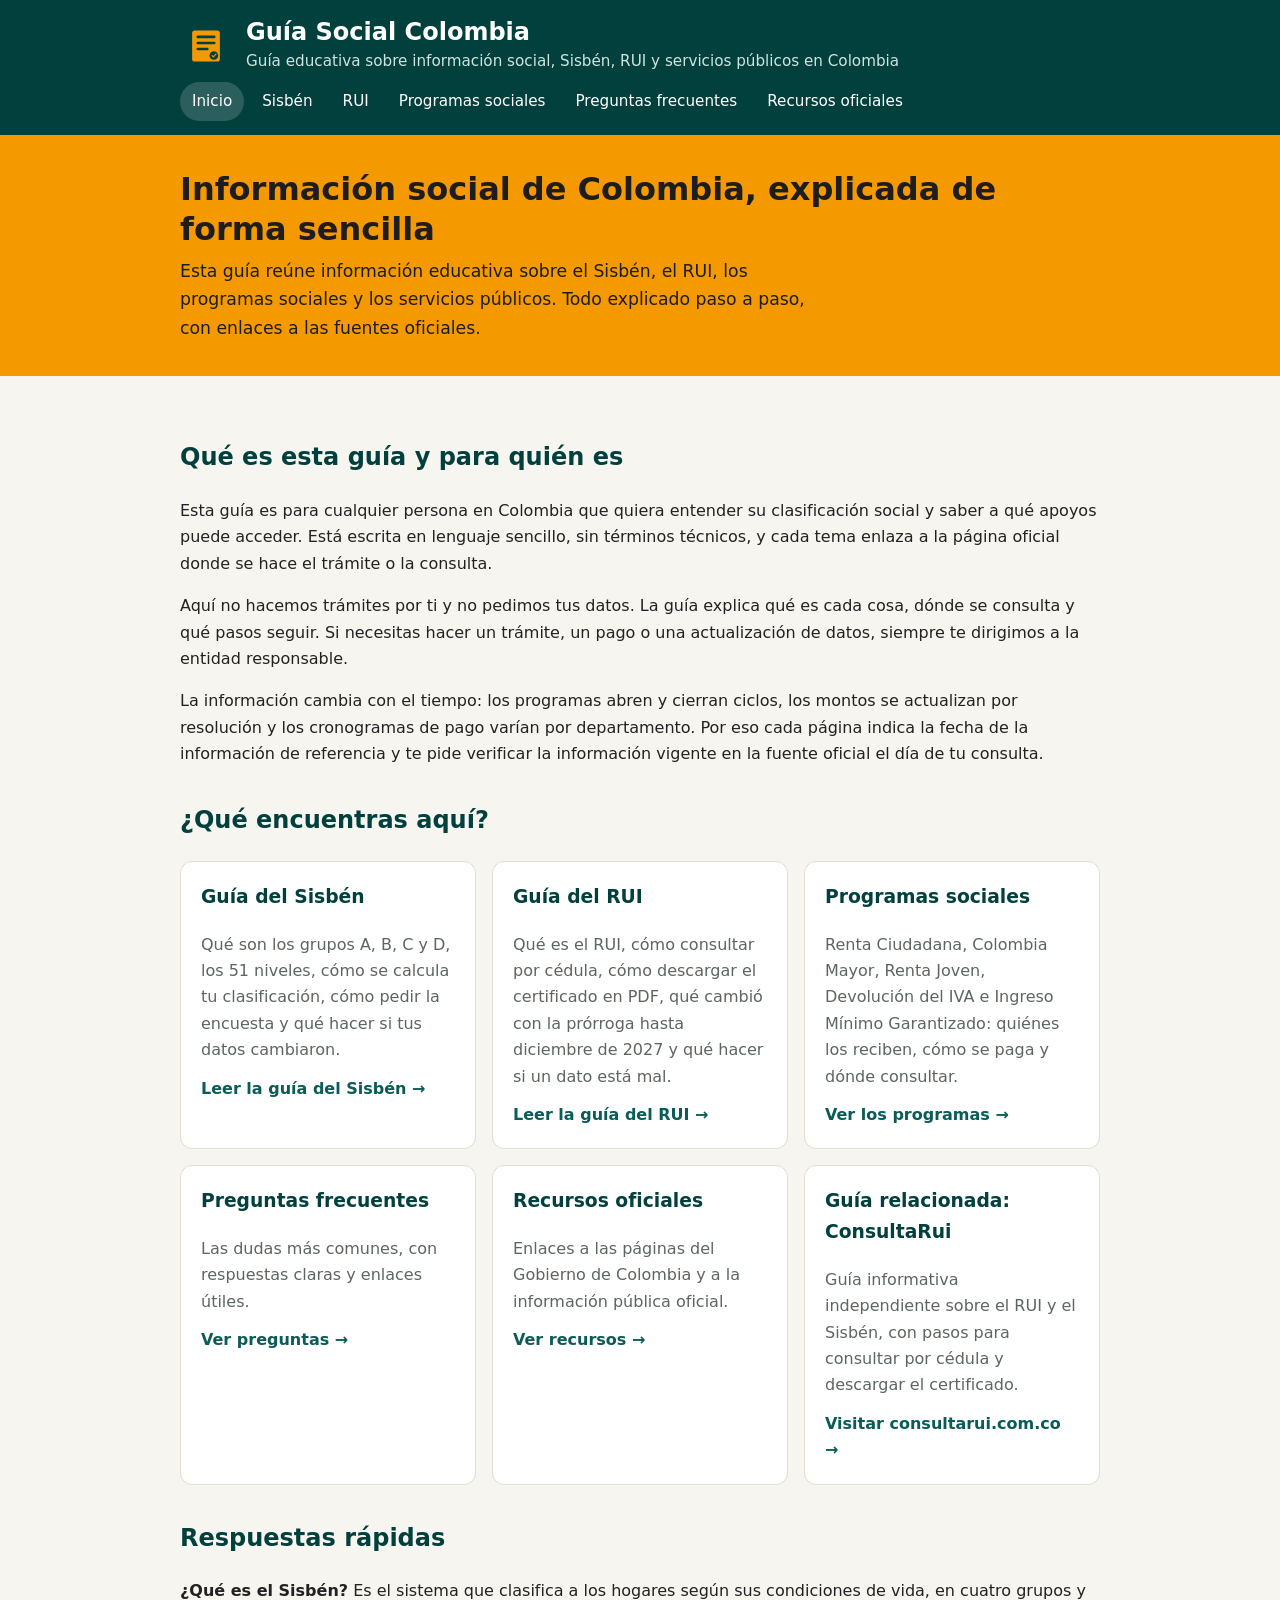
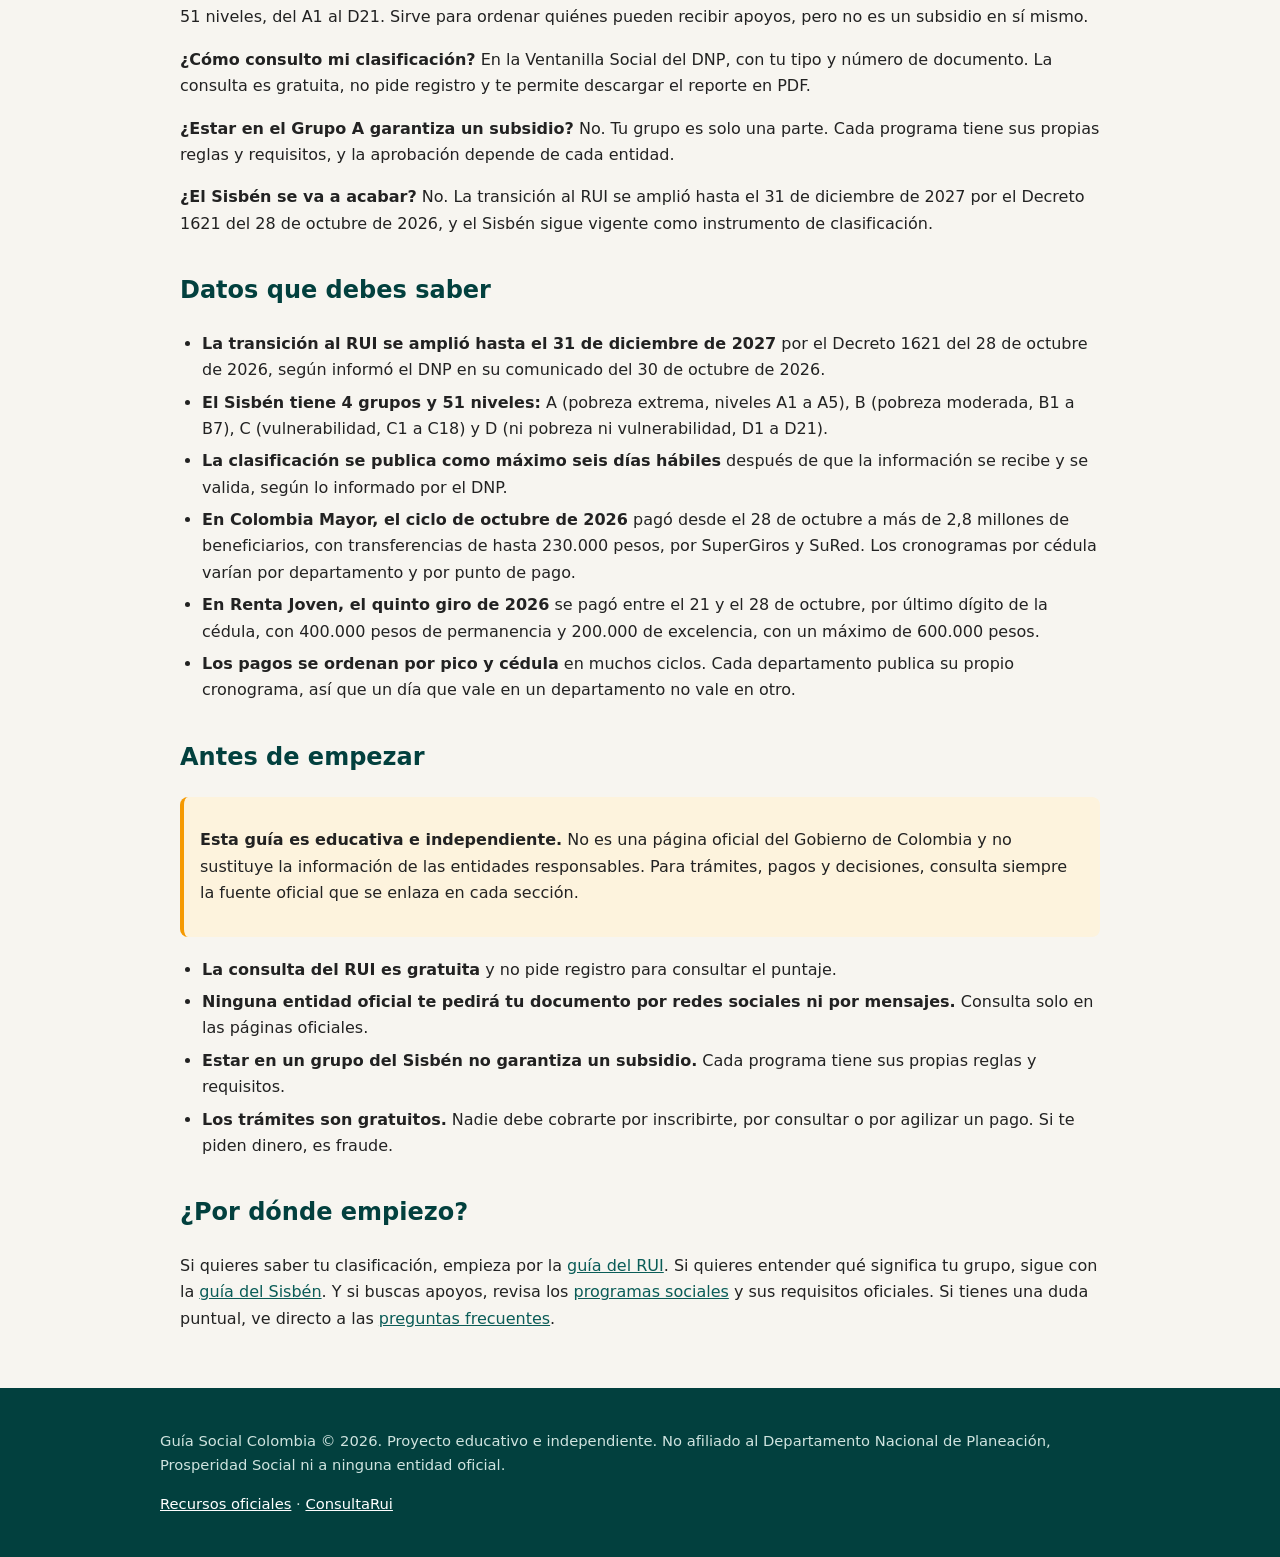
<file: index.html>
<!DOCTYPE html>
<html lang="es">
<head>
<meta charset="UTF-8">
<meta name="viewport" content="width=device-width, initial-scale=1.0">
<title>Guía Social Colombia: Sisbén, RUI y programas sociales</title>
<meta name="description" content="Guía educativa sobre información social, Sisbén, RUI y servicios públicos en Colombia. Explicaciones sencillas, pasos para consultar y enlaces oficiales.">
<link rel="canonical" href="https://adrianbrooks09.github.io/Guia-Social-Colombia/">
<meta property="og:title" content="Guía Social Colombia: Sisbén, RUI y programas sociales">
<meta property="og:description" content="Guía educativa sobre información social, Sisbén, RUI y servicios públicos en Colombia.">
<meta property="og:type" content="website">
<meta property="og:url" content="https://adrianbrooks09.github.io/Guia-Social-Colombia/">
<link rel="stylesheet" href="style.css">
</head>
<body>
<header class="site">
  <div class="topbar">
    <img src="images/logo.svg" alt="Logo Guía Social Colombia">
    <div>
      <div class="name">Guía Social Colombia</div>
      <div class="tag">Guía educativa sobre información social, Sisbén, RUI y servicios públicos en Colombia</div>
    </div>
  </div>
  <nav class="main">
    <a href="index.html">Inicio</a>
    <a href="pages/sisben.html">Sisbén</a>
    <a href="pages/rui.html">RUI</a>
    <a href="pages/programas-sociales.html">Programas sociales</a>
    <a href="pages/preguntas-frecuentes.html">Preguntas frecuentes</a>
    <a href="pages/recursos-oficiales.html">Recursos oficiales</a>
  </nav>
</header>

<section class="hero">
  <div class="hero-inner">
    <h1>Información social de Colombia, explicada de forma sencilla</h1>
    <p>Esta guía reúne información educativa sobre el Sisbén, el RUI, los programas sociales y los servicios públicos. Todo explicado paso a paso, con enlaces a las fuentes oficiales.</p>
  </div>
</section>

<main>
  <h2>Qué es esta guía y para quién es</h2>
  <p>Esta guía es para cualquier persona en Colombia que quiera entender su clasificación social y saber a qué apoyos puede acceder. Está escrita en lenguaje sencillo, sin términos técnicos, y cada tema enlaza a la página oficial donde se hace el trámite o la consulta.</p>
  <p>Aquí no hacemos trámites por ti y no pedimos tus datos. La guía explica qué es cada cosa, dónde se consulta y qué pasos seguir. Si necesitas hacer un trámite, un pago o una actualización de datos, siempre te dirigimos a la entidad responsable.</p>
  <p>La información cambia con el tiempo: los programas abren y cierran ciclos, los montos se actualizan por resolución y los cronogramas de pago varían por departamento. Por eso cada página indica la fecha de la información de referencia y te pide verificar la información vigente en la fuente oficial el día de tu consulta.</p>

  <h2>¿Qué encuentras aquí?</h2>
  <div class="cards">
    <div class="card">
      <h3>Guía del Sisbén</h3>
      <p>Qué son los grupos A, B, C y D, los 51 niveles, cómo se calcula tu clasificación, cómo pedir la encuesta y qué hacer si tus datos cambiaron.</p>
      <a href="pages/sisben.html">Leer la guía del Sisbén &rarr;</a>
    </div>
    <div class="card">
      <h3>Guía del RUI</h3>
      <p>Qué es el RUI, cómo consultar por cédula, cómo descargar el certificado en PDF, qué cambió con la prórroga hasta diciembre de 2027 y qué hacer si un dato está mal.</p>
      <a href="pages/rui.html">Leer la guía del RUI &rarr;</a>
    </div>
    <div class="card">
      <h3>Programas sociales</h3>
      <p>Renta Ciudadana, Colombia Mayor, Renta Joven, Devolución del IVA e Ingreso Mínimo Garantizado: quiénes los reciben, cómo se paga y dónde consultar.</p>
      <a href="pages/programas-sociales.html">Ver los programas &rarr;</a>
    </div>
    <div class="card">
      <h3>Preguntas frecuentes</h3>
      <p>Las dudas más comunes, con respuestas claras y enlaces útiles.</p>
      <a href="pages/preguntas-frecuentes.html">Ver preguntas &rarr;</a>
    </div>
    <div class="card">
      <h3>Recursos oficiales</h3>
      <p>Enlaces a las páginas del Gobierno de Colombia y a la información pública oficial.</p>
      <a href="pages/recursos-oficiales.html">Ver recursos &rarr;</a>
    </div>
    <div class="card">
      <h3>Guía relacionada: ConsultaRui</h3>
      <p>Guía informativa independiente sobre el RUI y el Sisbén, con pasos para consultar por cédula y descargar el certificado.</p>
      <a href="https://consultarui.com.co/" target="_blank" rel="noopener">Visitar consultarui.com.co &rarr;</a>
    </div>
  </div>

  <h2>Respuestas rápidas</h2>
  <p><strong>¿Qué es el Sisbén?</strong> Es el sistema que clasifica a los hogares según sus condiciones de vida, en cuatro grupos y 51 niveles, del A1 al D21. Sirve para ordenar quiénes pueden recibir apoyos, pero no es un subsidio en sí mismo.</p>
  <p><strong>¿Cómo consulto mi clasificación?</strong> En la Ventanilla Social del DNP, con tu tipo y número de documento. La consulta es gratuita, no pide registro y te permite descargar el reporte en PDF.</p>
  <p><strong>¿Estar en el Grupo A garantiza un subsidio?</strong> No. Tu grupo es solo una parte. Cada programa tiene sus propias reglas y requisitos, y la aprobación depende de cada entidad.</p>
  <p><strong>¿El Sisbén se va a acabar?</strong> No. La transición al RUI se amplió hasta el 31 de diciembre de 2027 por el Decreto 1621 del 28 de octubre de 2026, y el Sisbén sigue vigente como instrumento de clasificación.</p>

  <h2>Datos que debes saber</h2>
  <ul>
    <li><strong>La transición al RUI se amplió hasta el 31 de diciembre de 2027</strong> por el Decreto 1621 del 28 de octubre de 2026, según informó el DNP en su comunicado del 30 de octubre de 2026.</li>
    <li><strong>El Sisbén tiene 4 grupos y 51 niveles:</strong> A (pobreza extrema, niveles A1 a A5), B (pobreza moderada, B1 a B7), C (vulnerabilidad, C1 a C18) y D (ni pobreza ni vulnerabilidad, D1 a D21).</li>
    <li><strong>La clasificación se publica como máximo seis días hábiles</strong> después de que la información se recibe y se valida, según lo informado por el DNP.</li>
    <li><strong>En Colombia Mayor, el ciclo de octubre de 2026</strong> pagó desde el 28 de octubre a más de 2,8 millones de beneficiarios, con transferencias de hasta 230.000 pesos, por SuperGiros y SuRed. Los cronogramas por cédula varían por departamento y por punto de pago.</li>
    <li><strong>En Renta Joven, el quinto giro de 2026</strong> se pagó entre el 21 y el 28 de octubre, por último dígito de la cédula, con 400.000 pesos de permanencia y 200.000 de excelencia, con un máximo de 600.000 pesos.</li>
    <li><strong>Los pagos se ordenan por pico y cédula</strong> en muchos ciclos. Cada departamento publica su propio cronograma, así que un día que vale en un departamento no vale en otro.</li>
  </ul>

  <h2>Antes de empezar</h2>
  <div class="note">
    <p><strong>Esta guía es educativa e independiente.</strong> No es una página oficial del Gobierno de Colombia y no sustituye la información de las entidades responsables. Para trámites, pagos y decisiones, consulta siempre la fuente oficial que se enlaza en cada sección.</p>
  </div>
  <ul>
    <li><strong>La consulta del RUI es gratuita</strong> y no pide registro para consultar el puntaje.</li>
    <li><strong>Ninguna entidad oficial te pedirá tu documento por redes sociales ni por mensajes.</strong> Consulta solo en las páginas oficiales.</li>
    <li><strong>Estar en un grupo del Sisbén no garantiza un subsidio.</strong> Cada programa tiene sus propias reglas y requisitos.</li>
    <li><strong>Los trámites son gratuitos.</strong> Nadie debe cobrarte por inscribirte, por consultar o por agilizar un pago. Si te piden dinero, es fraude.</li>
  </ul>

  <h2>¿Por dónde empiezo?</h2>
  <p>Si quieres saber tu clasificación, empieza por la <a href="pages/rui.html">guía del RUI</a>. Si quieres entender qué significa tu grupo, sigue con la <a href="pages/sisben.html">guía del Sisbén</a>. Y si buscas apoyos, revisa los <a href="pages/programas-sociales.html">programas sociales</a> y sus requisitos oficiales. Si tienes una duda puntual, ve directo a las <a href="pages/preguntas-frecuentes.html">preguntas frecuentes</a>.</p>
</main>

<footer class="site">
  <div class="inner">
    <p>Guía Social Colombia &copy; <span id="year">2026</span>. Proyecto educativo e independiente. No afiliado al Departamento Nacional de Planeación, Prosperidad Social ni a ninguna entidad oficial.</p>
    <p><a href="pages/recursos-oficiales.html">Recursos oficiales</a> · <a href="https://consultarui.com.co/" target="_blank" rel="noopener">ConsultaRui</a></p>
  </div>
</footer>
<script src="script.js"></script>
</body>
</html>
</file>
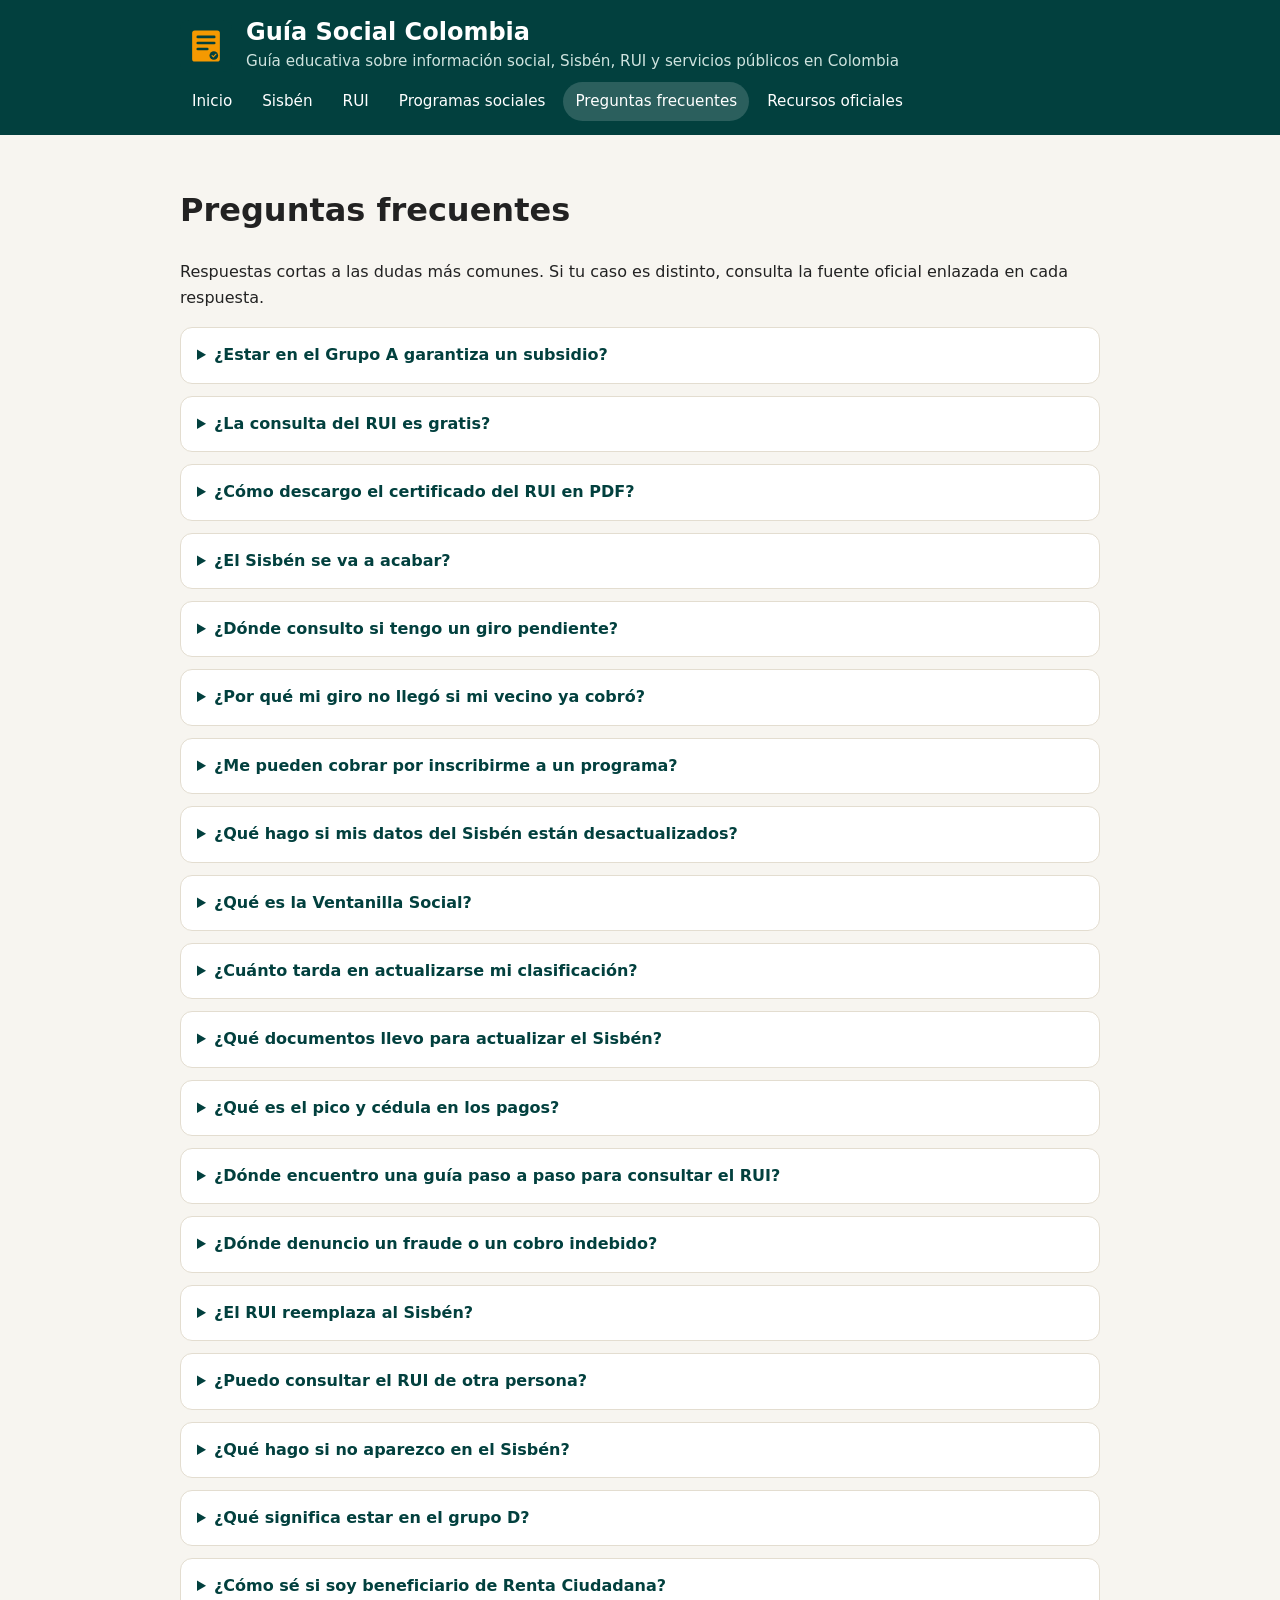
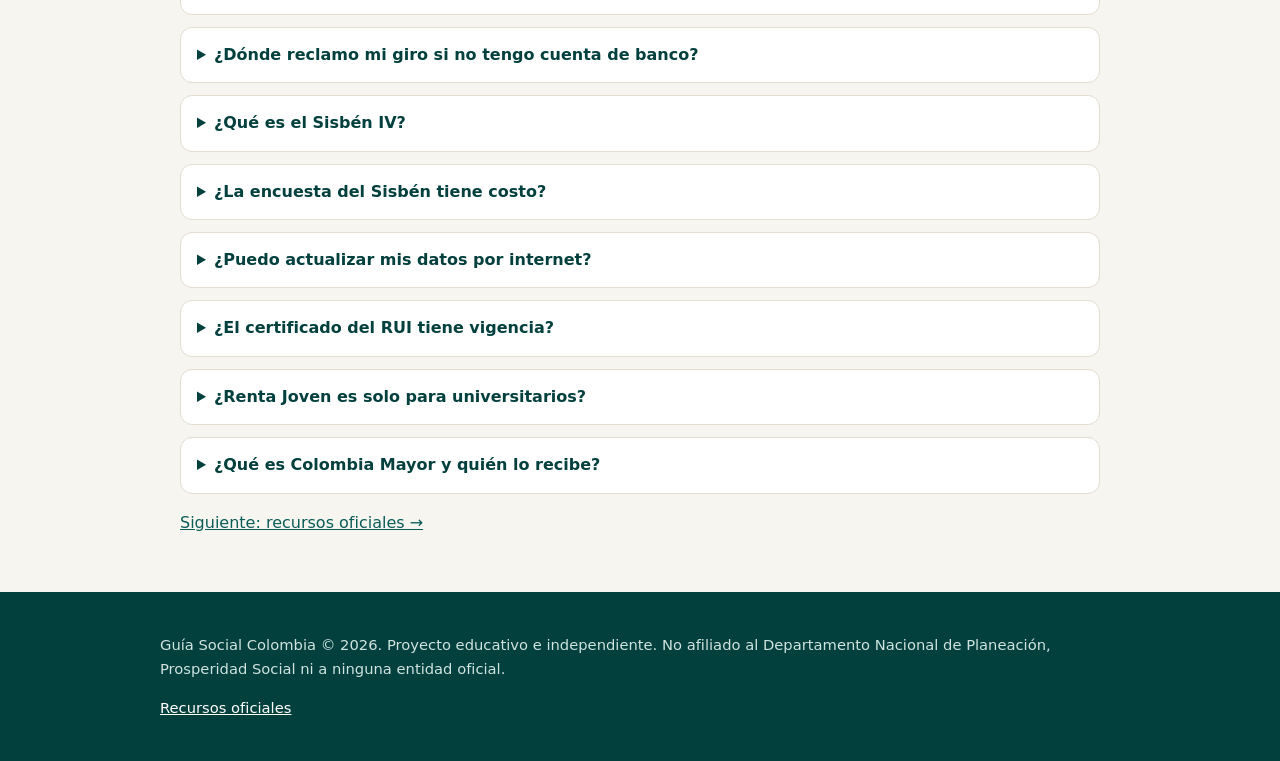
<file: pages/preguntas-frecuentes.html>
<!DOCTYPE html>
<html lang="es">
<head>
<meta charset="UTF-8">
<meta name="viewport" content="width=device-width, initial-scale=1.0">
<title>Preguntas frecuentes: Sisbén, RUI y programas sociales</title>
<meta name="description" content="Respuestas claras a las preguntas más comunes sobre el Sisbén, el RUI, los programas sociales y los pagos en Colombia.">
<link rel="stylesheet" href="../style.css">
</head>
<body>
<header class="site">
  <div class="topbar">
    <img src="../images/logo.svg" alt="Logo Guía Social Colombia">
    <div>
      <div class="name">Guía Social Colombia</div>
      <div class="tag">Guía educativa sobre información social, Sisbén, RUI y servicios públicos en Colombia</div>
    </div>
  </div>
  <nav class="main">
    <a href="../index.html">Inicio</a>
    <a href="sisben.html">Sisbén</a>
    <a href="rui.html">RUI</a>
    <a href="programas-sociales.html">Programas sociales</a>
    <a href="preguntas-frecuentes.html">Preguntas frecuentes</a>
    <a href="recursos-oficiales.html">Recursos oficiales</a>
  </nav>
</header>

<main>
  <h1>Preguntas frecuentes</h1>
  <p>Respuestas cortas a las dudas más comunes. Si tu caso es distinto, consulta la fuente oficial enlazada en cada respuesta.</p>

  <details>
    <summary>¿Estar en el Grupo A garantiza un subsidio?</summary>
    <p>No. Tu grupo Sisbén es solo una parte. Cada programa tiene sus propias reglas y requisitos, y la aprobación depende de cada entidad.</p>
  </details>
  <details>
    <summary>¿La consulta del RUI es gratis?</summary>
    <p>Sí. Se hace en la Ventanilla Social del DNP, sin registro y sin pago. Si una página te cobra, no es la oficial.</p>
  </details>
  <details>
    <summary>¿Cómo descargo el certificado del RUI en PDF?</summary>
    <p>Después de consultar, usa el botón de imprimir reporte y elige guardar como PDF en el diálogo de tu navegador.</p>
  </details>
  <details>
    <summary>¿El Sisbén se va a acabar?</summary>
    <p>No. La transición al RUI se amplió hasta el 31 de diciembre de 2027 por el Decreto 1621 del 28 de octubre de 2026, y el Sisbén sigue vigente como instrumento de clasificación.</p>
  </details>
  <details>
    <summary>¿Dónde consulto si tengo un giro pendiente?</summary>
    <p>En los canales oficiales de Prosperidad Social y en el punto de pago autorizado (SuperGiros o SuRed). No consultes en enlaces que te lleguen por mensajes.</p>
  </details>
  <details>
    <summary>¿Por qué mi giro no llegó si mi vecino ya cobró?</summary>
    <p>Los pagos se programan por ciclos y por cédula, y los cronogramas varían por departamento y por punto de pago. Consulta tu estado en el canal oficial antes de ir al punto de pago.</p>
  </details>
  <details>
    <summary>¿Me pueden cobrar por inscribirme a un programa?</summary>
    <p>No. Los trámites de los programas sociales son gratuitos. Si alguien te pide dinero por inscribirte o por agilizar un pago, es fraude.</p>
  </details>
  <details>
    <summary>¿Qué hago si mis datos del Sisbén están desactualizados?</summary>
    <p>Pide una actualización o una nueva encuesta en la oficina del Sisbén de tu municipio, con los documentos que respalden el cambio. Guarda el comprobante de la solicitud.</p>
  </details>
  <details>
    <summary>¿Qué es la Ventanilla Social?</summary>
    <p>Es el canal del DNP para consultar el RUI. Sirve solo para consultar: no asigna ni quita beneficios.</p>
  </details>
  <details>
    <summary>¿Cuánto tarda en actualizarse mi clasificación?</summary>
    <p>Como máximo seis días hábiles después de que la información se recibe y se valida, según lo informado por el DNP.</p>
  </details>
  <details>
    <summary>¿Qué documentos llevo para actualizar el Sisbén?</summary>
    <p>El documento de identidad de cada integrante del hogar y, si los tienes, los recibos de servicios públicos y los soportes de ingresos o de estudio.</p>
  </details>
  <details>
    <summary>¿Qué es el pico y cédula en los pagos?</summary>
    <p>Es el orden de pago por el último dígito de la cédula. Cada departamento publica su propio cronograma, así que consulta el de tu departamento antes de ir al punto de pago.</p>
  </details>
  <details>
    <summary>¿Dónde encuentro una guía paso a paso para consultar el RUI?</summary>
    <p>En esta misma guía, en la página del RUI, y en la guía informativa independiente <a href="https://consultarui.com.co/" target="_blank" rel="noopener">consultarui.com.co</a>.</p>
  </details>
  <details>
    <summary>¿Dónde denuncio un fraude o un cobro indebido?</summary>
    <p>En los canales oficiales de Prosperidad Social y del DNP, y en la Fiscalía si te pidieron dinero o datos personales.</p>
  </details>
  <details>
    <summary>¿El RUI reemplaza al Sisbén?</summary>
    <p>No de forma simple. El Sisbén sigue siendo el instrumento de clasificación de los hogares, y el RUI es el registro que reúne y ordena esa información junto con datos de otras fuentes oficiales. La transición se amplió hasta el 31 de diciembre de 2027.</p>
  </details>
  <details>
    <summary>¿Puedo consultar el RUI de otra persona?</summary>
    <p>La consulta pide el número de documento. Consulta solo tu información o la de tu hogar, y no compartas documentos con desconocidos.</p>
  </details>
  <details>
    <summary>¿Qué hago si no aparezco en el Sisbén?</summary>
    <p>Si no apareces, es posible que tu hogar no tenga encuesta del Sisbén o que tus datos no estén actualizados. Pide la encuesta o la actualización en la oficina del Sisbén de tu municipio, con tus documentos.</p>
  </details>
  <details>
    <summary>¿Qué significa estar en el grupo D?</summary>
    <p>Significa que tu hogar está clasificado como ni en pobreza ni en vulnerabilidad. Por lo general, los programas focalizados no van dirigidos a este grupo, pero sigues teniendo acceso a los servicios universales, como la salud y la educación pública.</p>
  </details>
  <details>
    <summary>¿Cómo sé si soy beneficiario de Renta Ciudadana?</summary>
    <p>Consulta en los canales oficiales de Prosperidad Social. La clasificación del Sisbén es solo el primer paso: cada programa tiene sus propias reglas y publica sus listados por ciclos.</p>
  </details>
  <details>
    <summary>¿Dónde reclamo mi giro si no tengo cuenta de banco?</summary>
    <p>En el punto de pago autorizado de tu municipio, SuperGiros o SuRed, con tu documento de identidad original y en tu día de pico y cédula. Algunos giros también se pagan por banco o billetera.</p>
  </details>
  <details>
    <summary>¿Qué es el Sisbén IV?</summary>
    <p>Es la versión actual del sistema, que clasifica a los hogares en cuatro grupos y 51 niveles, del A1 al D21. Antes, el sistema usaba un puntaje de 0 a 100.</p>
  </details>
  <details>
    <summary>¿La encuesta del Sisbén tiene costo?</summary>
    <p>No. La encuesta es gratuita y nadie debe cobrarte por hacerla. Si alguien te pide dinero por la encuesta, por la actualización o por agilizar el resultado, es fraude.</p>
  </details>
  <details>
    <summary>¿Puedo actualizar mis datos por internet?</summary>
    <p>La consulta se hace en línea por la Ventanilla Social, pero la actualización de datos y la nueva encuesta se piden en la oficina del Sisbén de tu municipio.</p>
  </details>
  <details>
    <summary>¿El certificado del RUI tiene vigencia?</summary>
    <p>El certificado muestra tu clasificación en la fecha de la consulta. Como la información se actualiza, lo mejor es consultar de nuevo cuando una entidad te pida un certificado reciente.</p>
  </details>
  <details>
    <summary>¿Renta Joven es solo para universitarios?</summary>
    <p>No. También incluye a los aprendices del SENA en formación. Los giros de permanencia y de excelencia se programan por ciclos y las fechas se publican en los canales oficiales de Prosperidad Social.</p>
  </details>
  <details>
    <summary>¿Qué es Colombia Mayor y quién lo recibe?</summary>
    <p>Es un apoyo económico para personas adultas mayores que no tienen pensión o que tienen ingresos insuficientes. Lo maneja Prosperidad Social y los pagos se hacen por SuperGiros y SuRed, y por banco o billetera en algunos casos.</p>
  </details>

  <p><a href="recursos-oficiales.html">Siguiente: recursos oficiales &rarr;</a></p>
</main>

<footer class="site">
  <div class="inner">
    <p>Guía Social Colombia &copy; <span id="year">2026</span>. Proyecto educativo e independiente. No afiliado al Departamento Nacional de Planeación, Prosperidad Social ni a ninguna entidad oficial.</p>
    <p><a href="recursos-oficiales.html">Recursos oficiales</a></p>
  </div>
</footer>
<script src="../script.js"></script>
</body>
</html>
</file>
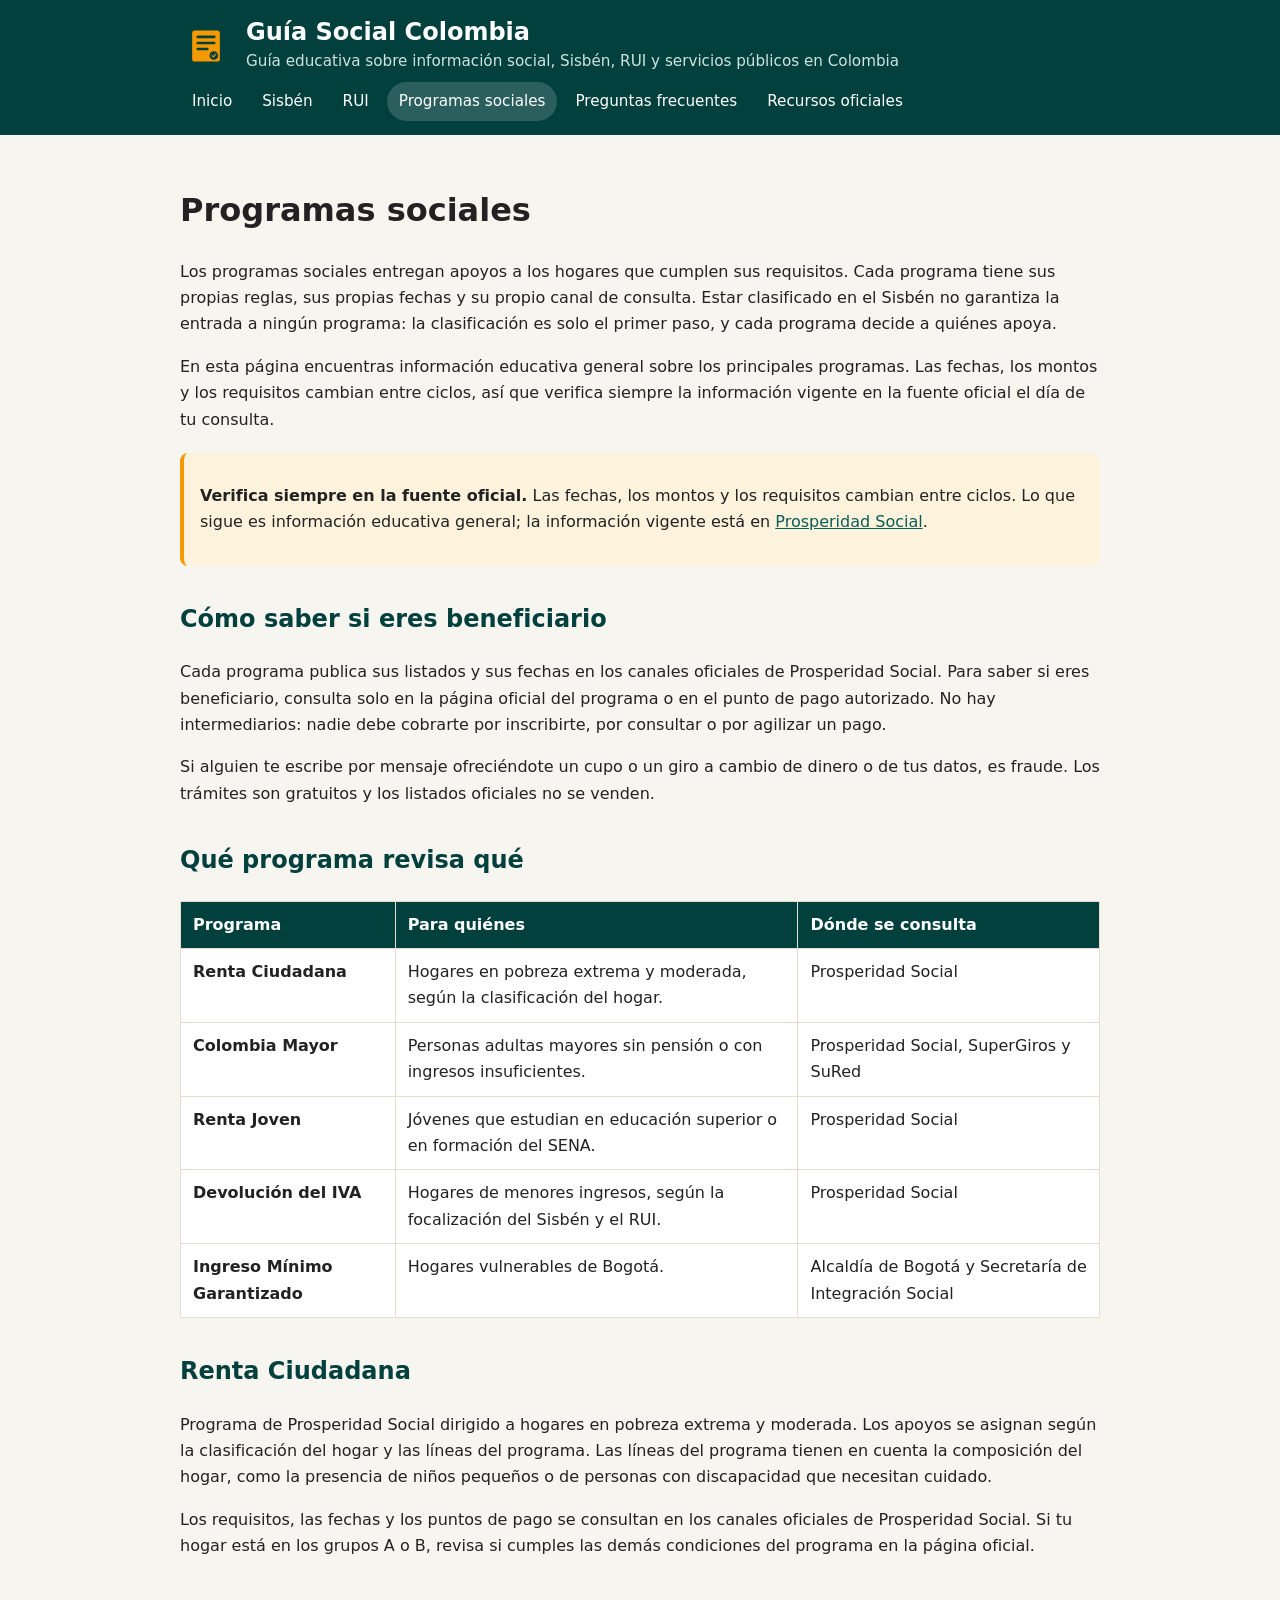
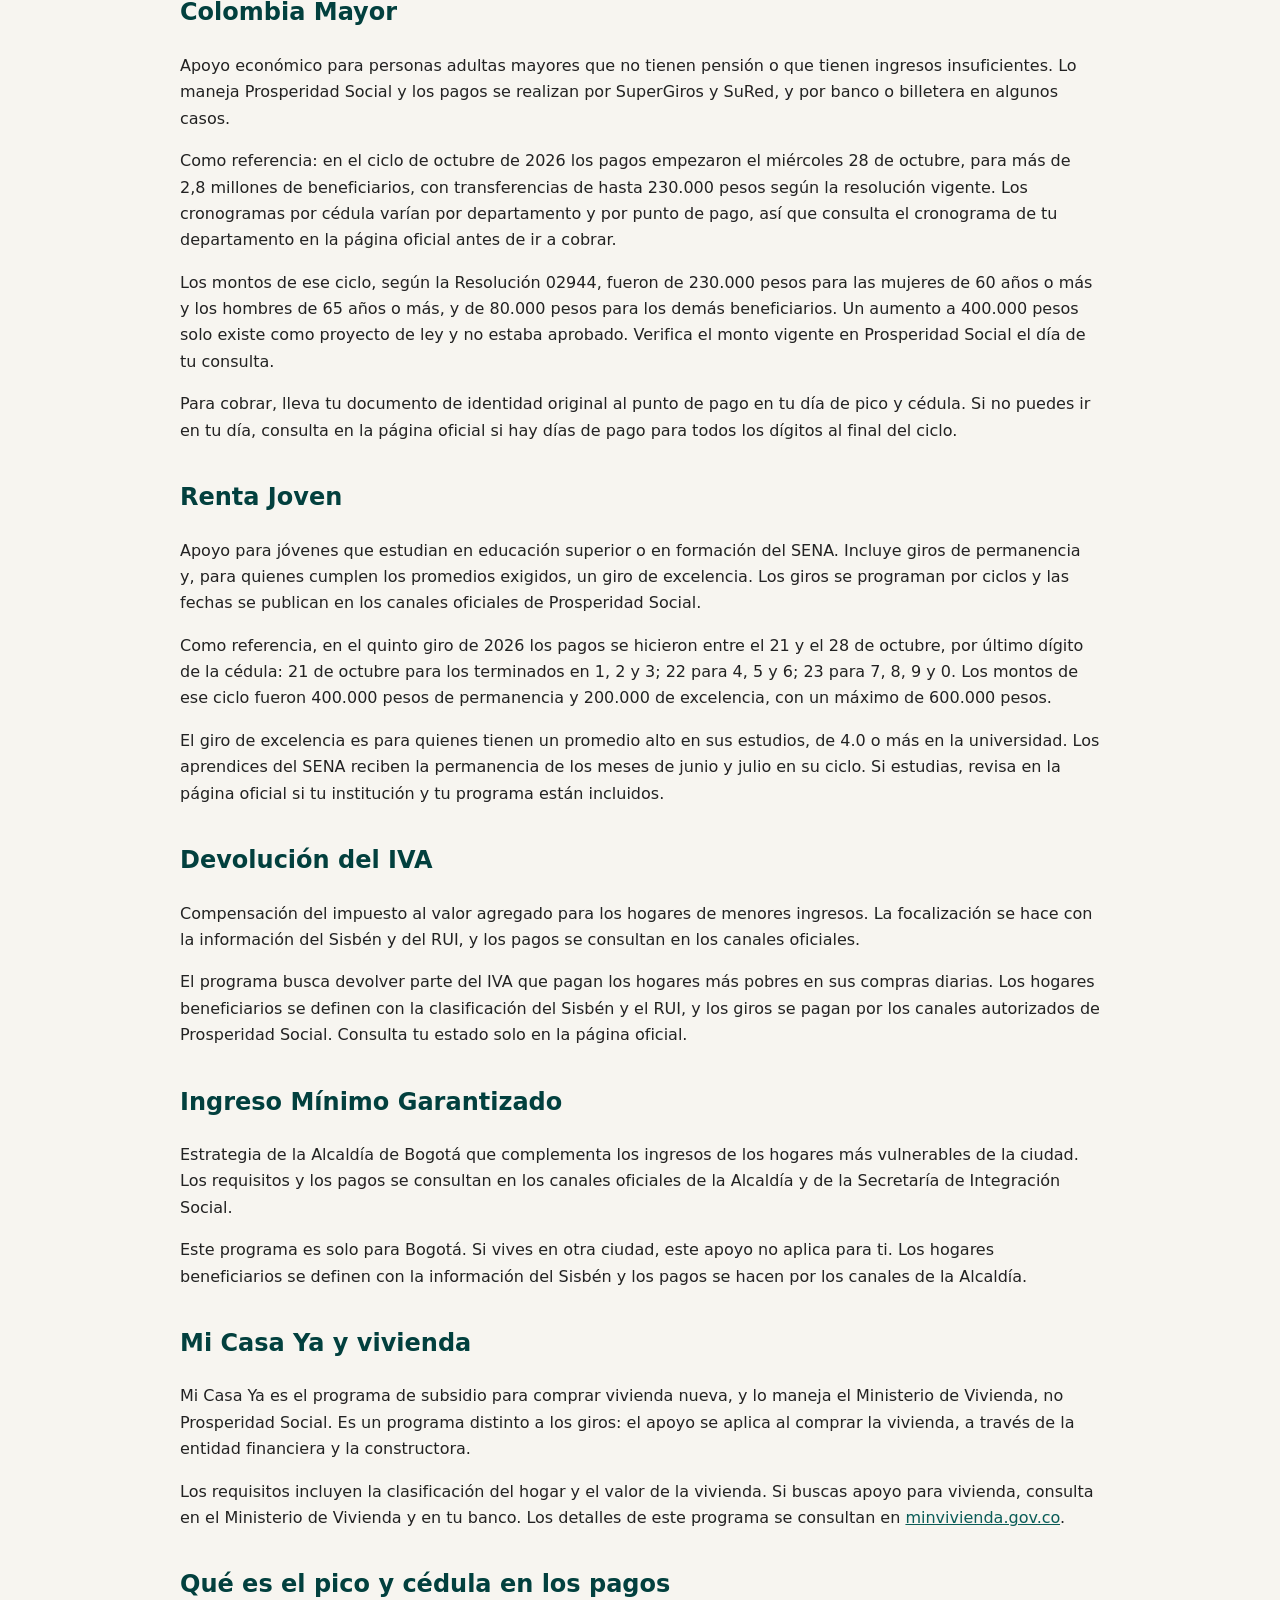
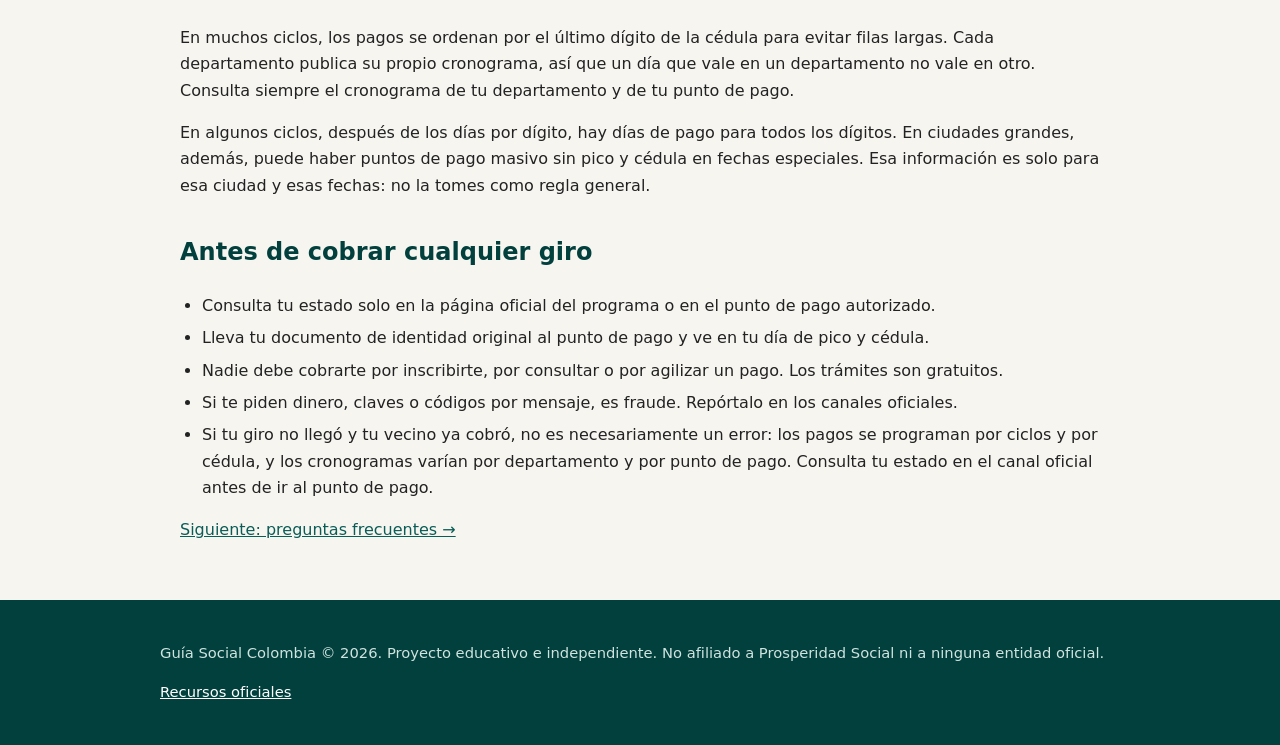
<file: pages/programas-sociales.html>
<!DOCTYPE html>
<html lang="es">
<head>
<meta charset="UTF-8">
<meta name="viewport" content="width=device-width, initial-scale=1.0">
<title>Programas sociales en Colombia: Renta Ciudadana, Colombia Mayor, Renta Joven y más</title>
<meta name="description" content="Información educativa sobre los programas sociales de Colombia, quiénes los reciben, cómo se paga y dónde consultar los requisitos oficiales de cada uno.">
<link rel="stylesheet" href="../style.css">
</head>
<body>
<header class="site">
  <div class="topbar">
    <img src="../images/logo.svg" alt="Logo Guía Social Colombia">
    <div>
      <div class="name">Guía Social Colombia</div>
      <div class="tag">Guía educativa sobre información social, Sisbén, RUI y servicios públicos en Colombia</div>
    </div>
  </div>
  <nav class="main">
    <a href="../index.html">Inicio</a>
    <a href="sisben.html">Sisbén</a>
    <a href="rui.html">RUI</a>
    <a href="programas-sociales.html">Programas sociales</a>
    <a href="preguntas-frecuentes.html">Preguntas frecuentes</a>
    <a href="recursos-oficiales.html">Recursos oficiales</a>
  </nav>
</header>

<main>
  <h1>Programas sociales</h1>
  <p>Los programas sociales entregan apoyos a los hogares que cumplen sus requisitos. Cada programa tiene sus propias reglas, sus propias fechas y su propio canal de consulta. Estar clasificado en el Sisbén no garantiza la entrada a ningún programa: la clasificación es solo el primer paso, y cada programa decide a quiénes apoya.</p>
  <p>En esta página encuentras información educativa general sobre los principales programas. Las fechas, los montos y los requisitos cambian entre ciclos, así que verifica siempre la información vigente en la fuente oficial el día de tu consulta.</p>

  <div class="note">
    <p><strong>Verifica siempre en la fuente oficial.</strong> Las fechas, los montos y los requisitos cambian entre ciclos. Lo que sigue es información educativa general; la información vigente está en <a href="https://prosperidadsocial.gov.co/" target="_blank" rel="noopener">Prosperidad Social</a>.</p>
  </div>

  <h2>Cómo saber si eres beneficiario</h2>
  <p>Cada programa publica sus listados y sus fechas en los canales oficiales de Prosperidad Social. Para saber si eres beneficiario, consulta solo en la página oficial del programa o en el punto de pago autorizado. No hay intermediarios: nadie debe cobrarte por inscribirte, por consultar o por agilizar un pago.</p>
  <p>Si alguien te escribe por mensaje ofreciéndote un cupo o un giro a cambio de dinero o de tus datos, es fraude. Los trámites son gratuitos y los listados oficiales no se venden.</p>

  <h2>Qué programa revisa qué</h2>
  <table>
    <tr><th>Programa</th><th>Para quiénes</th><th>Dónde se consulta</th></tr>
    <tr><td><strong>Renta Ciudadana</strong></td><td>Hogares en pobreza extrema y moderada, según la clasificación del hogar.</td><td>Prosperidad Social</td></tr>
    <tr><td><strong>Colombia Mayor</strong></td><td>Personas adultas mayores sin pensión o con ingresos insuficientes.</td><td>Prosperidad Social, SuperGiros y SuRed</td></tr>
    <tr><td><strong>Renta Joven</strong></td><td>Jóvenes que estudian en educación superior o en formación del SENA.</td><td>Prosperidad Social</td></tr>
    <tr><td><strong>Devolución del IVA</strong></td><td>Hogares de menores ingresos, según la focalización del Sisbén y el RUI.</td><td>Prosperidad Social</td></tr>
    <tr><td><strong>Ingreso Mínimo Garantizado</strong></td><td>Hogares vulnerables de Bogotá.</td><td>Alcaldía de Bogotá y Secretaría de Integración Social</td></tr>
  </table>

  <h2>Renta Ciudadana</h2>
  <p>Programa de Prosperidad Social dirigido a hogares en pobreza extrema y moderada. Los apoyos se asignan según la clasificación del hogar y las líneas del programa. Las líneas del programa tienen en cuenta la composición del hogar, como la presencia de niños pequeños o de personas con discapacidad que necesitan cuidado.</p>
  <p>Los requisitos, las fechas y los puntos de pago se consultan en los canales oficiales de Prosperidad Social. Si tu hogar está en los grupos A o B, revisa si cumples las demás condiciones del programa en la página oficial.</p>

  <h2>Colombia Mayor</h2>
  <p>Apoyo económico para personas adultas mayores que no tienen pensión o que tienen ingresos insuficientes. Lo maneja Prosperidad Social y los pagos se realizan por SuperGiros y SuRed, y por banco o billetera en algunos casos.</p>
  <p>Como referencia: en el ciclo de octubre de 2026 los pagos empezaron el miércoles 28 de octubre, para más de 2,8 millones de beneficiarios, con transferencias de hasta 230.000 pesos según la resolución vigente. Los cronogramas por cédula varían por departamento y por punto de pago, así que consulta el cronograma de tu departamento en la página oficial antes de ir a cobrar.</p>
  <p>Los montos de ese ciclo, según la Resolución 02944, fueron de 230.000 pesos para las mujeres de 60 años o más y los hombres de 65 años o más, y de 80.000 pesos para los demás beneficiarios. Un aumento a 400.000 pesos solo existe como proyecto de ley y no estaba aprobado. Verifica el monto vigente en Prosperidad Social el día de tu consulta.</p>
  <p>Para cobrar, lleva tu documento de identidad original al punto de pago en tu día de pico y cédula. Si no puedes ir en tu día, consulta en la página oficial si hay días de pago para todos los dígitos al final del ciclo.</p>

  <h2>Renta Joven</h2>
  <p>Apoyo para jóvenes que estudian en educación superior o en formación del SENA. Incluye giros de permanencia y, para quienes cumplen los promedios exigidos, un giro de excelencia. Los giros se programan por ciclos y las fechas se publican en los canales oficiales de Prosperidad Social.</p>
  <p>Como referencia, en el quinto giro de 2026 los pagos se hicieron entre el 21 y el 28 de octubre, por último dígito de la cédula: 21 de octubre para los terminados en 1, 2 y 3; 22 para 4, 5 y 6; 23 para 7, 8, 9 y 0. Los montos de ese ciclo fueron 400.000 pesos de permanencia y 200.000 de excelencia, con un máximo de 600.000 pesos.</p>
  <p>El giro de excelencia es para quienes tienen un promedio alto en sus estudios, de 4.0 o más en la universidad. Los aprendices del SENA reciben la permanencia de los meses de junio y julio en su ciclo. Si estudias, revisa en la página oficial si tu institución y tu programa están incluidos.</p>

  <h2>Devolución del IVA</h2>
  <p>Compensación del impuesto al valor agregado para los hogares de menores ingresos. La focalización se hace con la información del Sisbén y del RUI, y los pagos se consultan en los canales oficiales.</p>
  <p>El programa busca devolver parte del IVA que pagan los hogares más pobres en sus compras diarias. Los hogares beneficiarios se definen con la clasificación del Sisbén y el RUI, y los giros se pagan por los canales autorizados de Prosperidad Social. Consulta tu estado solo en la página oficial.</p>

  <h2>Ingreso Mínimo Garantizado</h2>
  <p>Estrategia de la Alcaldía de Bogotá que complementa los ingresos de los hogares más vulnerables de la ciudad. Los requisitos y los pagos se consultan en los canales oficiales de la Alcaldía y de la Secretaría de Integración Social.</p>
  <p>Este programa es solo para Bogotá. Si vives en otra ciudad, este apoyo no aplica para ti. Los hogares beneficiarios se definen con la información del Sisbén y los pagos se hacen por los canales de la Alcaldía.</p>

  <h2>Mi Casa Ya y vivienda</h2>
  <p>Mi Casa Ya es el programa de subsidio para comprar vivienda nueva, y lo maneja el Ministerio de Vivienda, no Prosperidad Social. Es un programa distinto a los giros: el apoyo se aplica al comprar la vivienda, a través de la entidad financiera y la constructora.</p>
  <p>Los requisitos incluyen la clasificación del hogar y el valor de la vivienda. Si buscas apoyo para vivienda, consulta en el Ministerio de Vivienda y en tu banco. Los detalles de este programa se consultan en <a href="https://www.minvivienda.gov.co/" target="_blank" rel="noopener">minvivienda.gov.co</a>.</p>

  <h2>Qué es el pico y cédula en los pagos</h2>
  <p>En muchos ciclos, los pagos se ordenan por el último dígito de la cédula para evitar filas largas. Cada departamento publica su propio cronograma, así que un día que vale en un departamento no vale en otro. Consulta siempre el cronograma de tu departamento y de tu punto de pago.</p>
  <p>En algunos ciclos, después de los días por dígito, hay días de pago para todos los dígitos. En ciudades grandes, además, puede haber puntos de pago masivo sin pico y cédula en fechas especiales. Esa información es solo para esa ciudad y esas fechas: no la tomes como regla general.</p>

  <h2>Antes de cobrar cualquier giro</h2>
  <ul>
    <li>Consulta tu estado solo en la página oficial del programa o en el punto de pago autorizado.</li>
    <li>Lleva tu documento de identidad original al punto de pago y ve en tu día de pico y cédula.</li>
    <li>Nadie debe cobrarte por inscribirte, por consultar o por agilizar un pago. Los trámites son gratuitos.</li>
    <li>Si te piden dinero, claves o códigos por mensaje, es fraude. Repórtalo en los canales oficiales.</li>
    <li>Si tu giro no llegó y tu vecino ya cobró, no es necesariamente un error: los pagos se programan por ciclos y por cédula, y los cronogramas varían por departamento y por punto de pago. Consulta tu estado en el canal oficial antes de ir al punto de pago.</li>
  </ul>

  <p><a href="preguntas-frecuentes.html">Siguiente: preguntas frecuentes &rarr;</a></p>
</main>

<footer class="site">
  <div class="inner">
    <p>Guía Social Colombia &copy; <span id="year">2026</span>. Proyecto educativo e independiente. No afiliado a Prosperidad Social ni a ninguna entidad oficial.</p>
    <p><a href="recursos-oficiales.html">Recursos oficiales</a></p>
  </div>
</footer>
<script src="../script.js"></script>
</body>
</html>
</file>
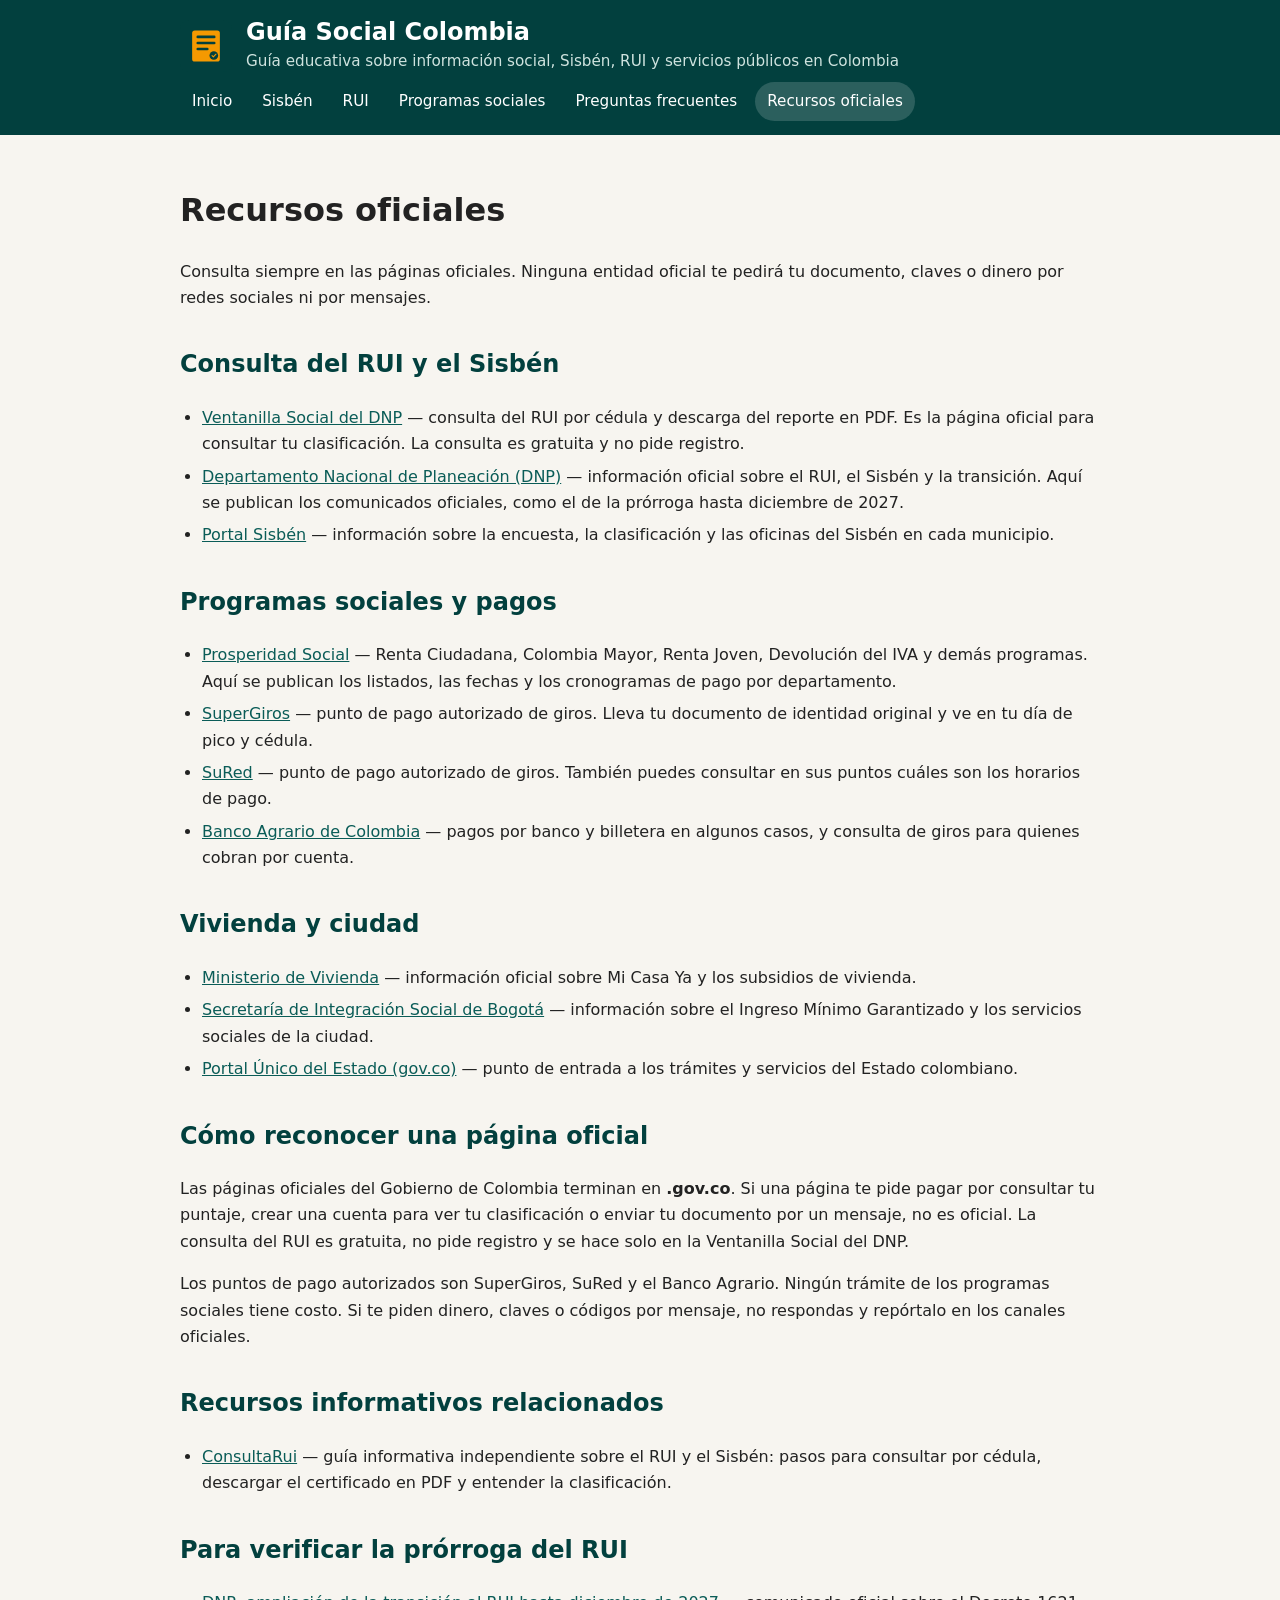
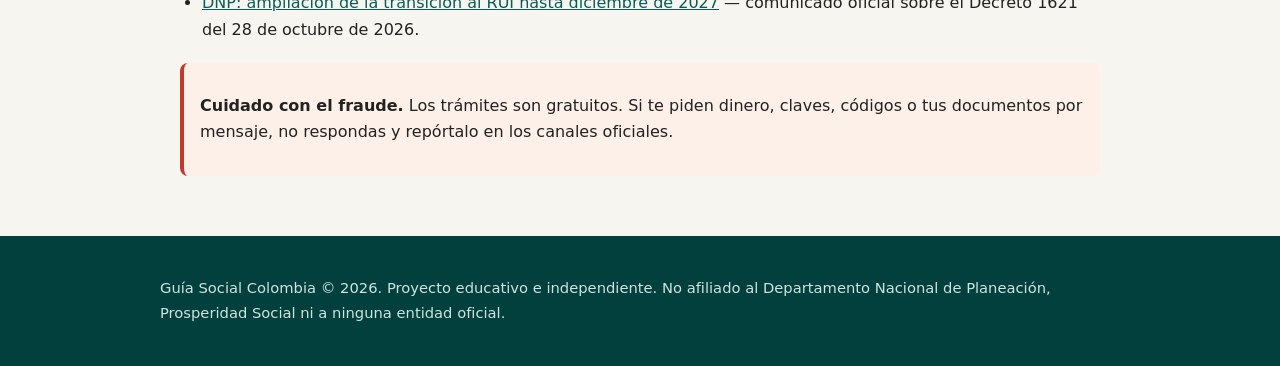
<file: pages/recursos-oficiales.html>
<!DOCTYPE html>
<html lang="es">
<head>
<meta charset="UTF-8">
<meta name="viewport" content="width=device-width, initial-scale=1.0">
<title>Recursos oficiales: enlaces del Gobierno de Colombia</title>
<meta name="description" content="Enlaces a las páginas oficiales del DNP, Prosperidad Social, Sisbén y los puntos de pago autorizados en Colombia.">
<link rel="stylesheet" href="../style.css">
</head>
<body>
<header class="site">
  <div class="topbar">
    <img src="../images/logo.svg" alt="Logo Guía Social Colombia">
    <div>
      <div class="name">Guía Social Colombia</div>
      <div class="tag">Guía educativa sobre información social, Sisbén, RUI y servicios públicos en Colombia</div>
    </div>
  </div>
  <nav class="main">
    <a href="../index.html">Inicio</a>
    <a href="sisben.html">Sisbén</a>
    <a href="rui.html">RUI</a>
    <a href="programas-sociales.html">Programas sociales</a>
    <a href="preguntas-frecuentes.html">Preguntas frecuentes</a>
    <a href="recursos-oficiales.html">Recursos oficiales</a>
  </nav>
</header>

<main>
  <h1>Recursos oficiales</h1>
  <p>Consulta siempre en las páginas oficiales. Ninguna entidad oficial te pedirá tu documento, claves o dinero por redes sociales ni por mensajes.</p>

  <h2>Consulta del RUI y el Sisbén</h2>
  <ul>
    <li><a href="https://ventanillasocial.dnp.gov.co/" target="_blank" rel="noopener">Ventanilla Social del DNP</a> — consulta del RUI por cédula y descarga del reporte en PDF. Es la página oficial para consultar tu clasificación. La consulta es gratuita y no pide registro.</li>
    <li><a href="https://www.dnp.gov.co/" target="_blank" rel="noopener">Departamento Nacional de Planeación (DNP)</a> — información oficial sobre el RUI, el Sisbén y la transición. Aquí se publican los comunicados oficiales, como el de la prórroga hasta diciembre de 2027.</li>
    <li><a href="https://www.sisben.gov.co/" target="_blank" rel="noopener">Portal Sisbén</a> — información sobre la encuesta, la clasificación y las oficinas del Sisbén en cada municipio.</li>
  </ul>

  <h2>Programas sociales y pagos</h2>
  <ul>
    <li><a href="https://prosperidadsocial.gov.co/" target="_blank" rel="noopener">Prosperidad Social</a> — Renta Ciudadana, Colombia Mayor, Renta Joven, Devolución del IVA y demás programas. Aquí se publican los listados, las fechas y los cronogramas de pago por departamento.</li>
    <li><a href="https://www.supergiros.com.co/" target="_blank" rel="noopener">SuperGiros</a> — punto de pago autorizado de giros. Lleva tu documento de identidad original y ve en tu día de pico y cédula.</li>
    <li><a href="https://www.sured.com.co/" target="_blank" rel="noopener">SuRed</a> — punto de pago autorizado de giros. También puedes consultar en sus puntos cuáles son los horarios de pago.</li>
    <li><a href="https://www.bancoagrario.gov.co/" target="_blank" rel="noopener">Banco Agrario de Colombia</a> — pagos por banco y billetera en algunos casos, y consulta de giros para quienes cobran por cuenta.</li>
  </ul>

  <h2>Vivienda y ciudad</h2>
  <ul>
    <li><a href="https://www.minvivienda.gov.co/" target="_blank" rel="noopener">Ministerio de Vivienda</a> — información oficial sobre Mi Casa Ya y los subsidios de vivienda.</li>
    <li><a href="https://www.integracionsocial.gov.co/" target="_blank" rel="noopener">Secretaría de Integración Social de Bogotá</a> — información sobre el Ingreso Mínimo Garantizado y los servicios sociales de la ciudad.</li>
    <li><a href="https://www.gov.co/" target="_blank" rel="noopener">Portal Único del Estado (gov.co)</a> — punto de entrada a los trámites y servicios del Estado colombiano.</li>
  </ul>

  <h2>Cómo reconocer una página oficial</h2>
  <p>Las páginas oficiales del Gobierno de Colombia terminan en <strong>.gov.co</strong>. Si una página te pide pagar por consultar tu puntaje, crear una cuenta para ver tu clasificación o enviar tu documento por un mensaje, no es oficial. La consulta del RUI es gratuita, no pide registro y se hace solo en la Ventanilla Social del DNP.</p>
  <p>Los puntos de pago autorizados son SuperGiros, SuRed y el Banco Agrario. Ningún trámite de los programas sociales tiene costo. Si te piden dinero, claves o códigos por mensaje, no respondas y repórtalo en los canales oficiales.</p>

  <h2>Recursos informativos relacionados</h2>
  <ul>
    <li><a href="https://consultarui.com.co/" target="_blank" rel="noopener">ConsultaRui</a> — guía informativa independiente sobre el RUI y el Sisbén: pasos para consultar por cédula, descargar el certificado en PDF y entender la clasificación.</li>
  </ul>

  <h2>Para verificar la prórroga del RUI</h2>
  <ul>
    <li><a href="https://www.dnp.gov.co/Prensa_/Noticias/Paginas/gobierno-del-presidente-abelardo-de-la-espriella-amplia-hasta-diciembre-de-2027-transicion-al-registro-universal-de-ingreso.aspx" target="_blank" rel="noopener">DNP: ampliación de la transición al RUI hasta diciembre de 2027</a> — comunicado oficial sobre el Decreto 1621 del 28 de octubre de 2026.</li>
  </ul>

  <div class="warn">
    <p><strong>Cuidado con el fraude.</strong> Los trámites son gratuitos. Si te piden dinero, claves, códigos o tus documentos por mensaje, no respondas y repórtalo en los canales oficiales.</p>
  </div>
</main>

<footer class="site">
  <div class="inner">
    <p>Guía Social Colombia &copy; <span id="year">2026</span>. Proyecto educativo e independiente. No afiliado al Departamento Nacional de Planeación, Prosperidad Social ni a ninguna entidad oficial.</p>
  </div>
</footer>
<script src="../script.js"></script>
</body>
</html>
</file>
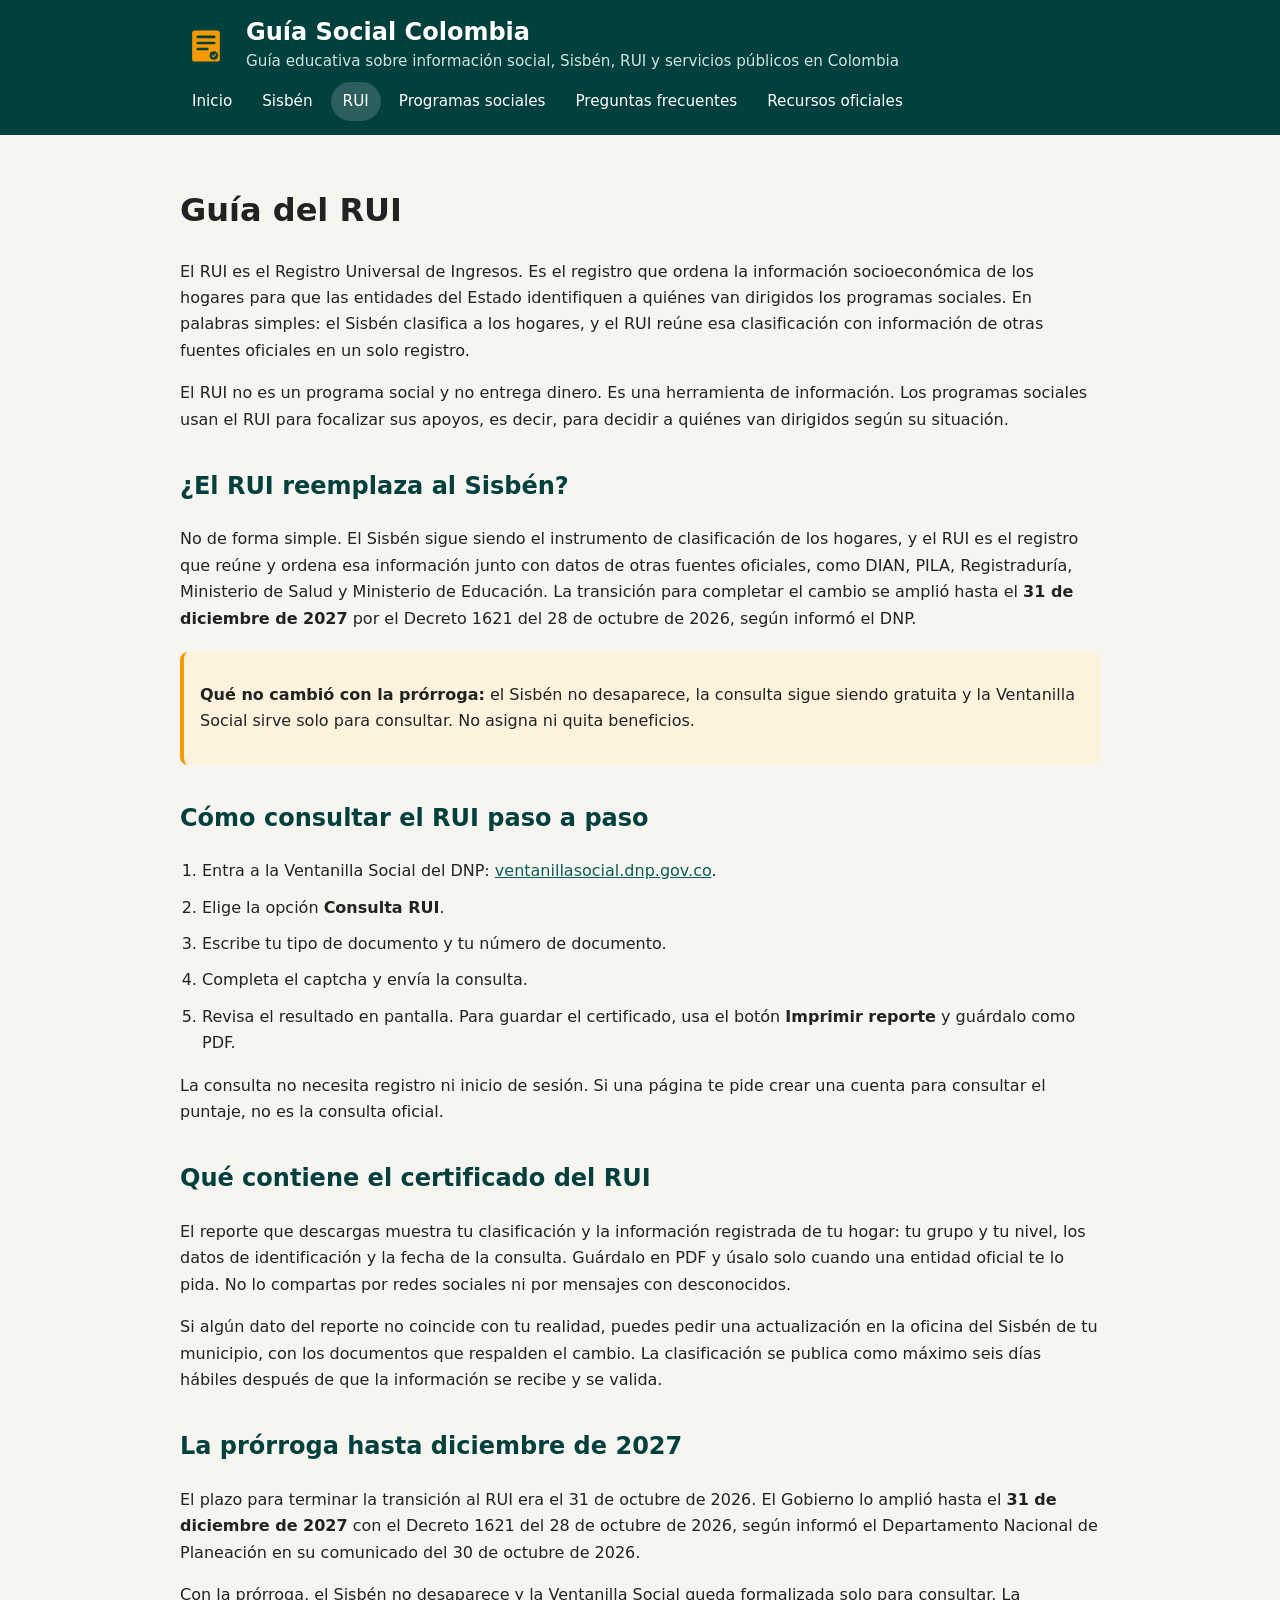
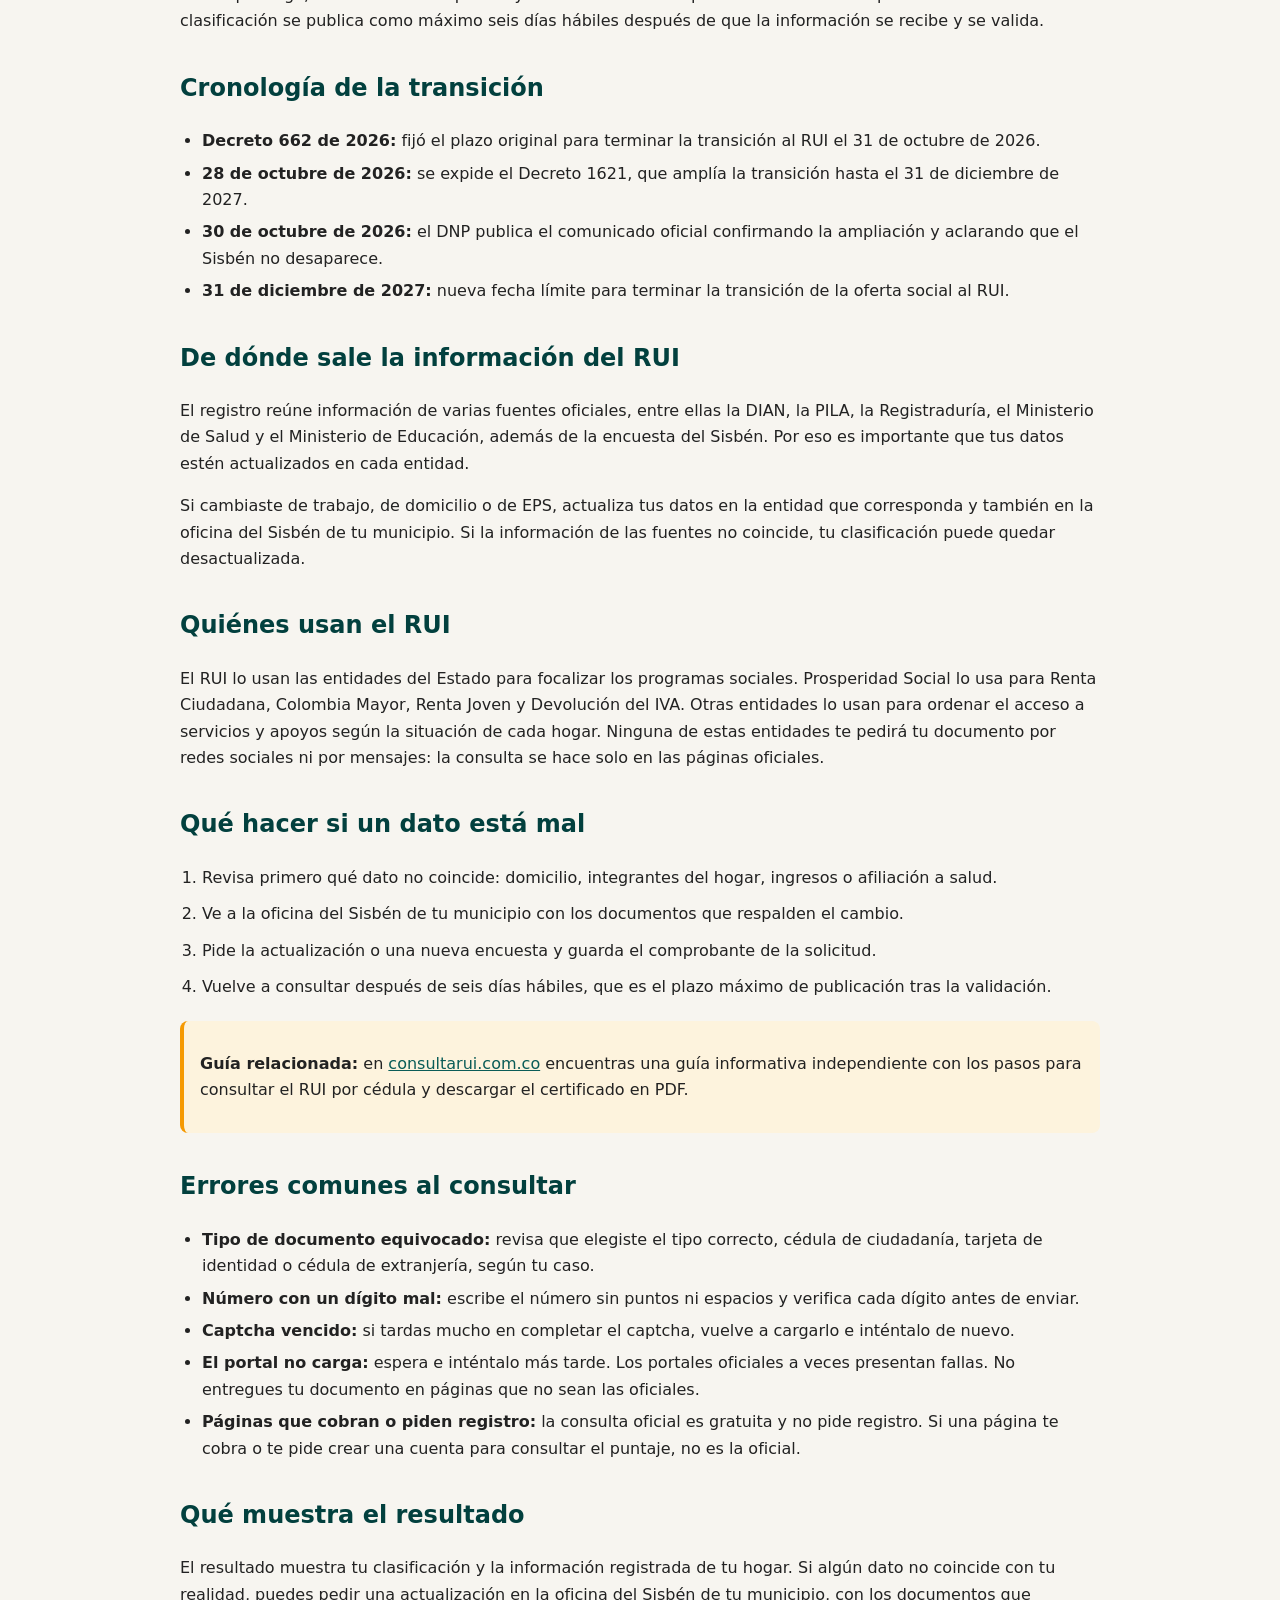
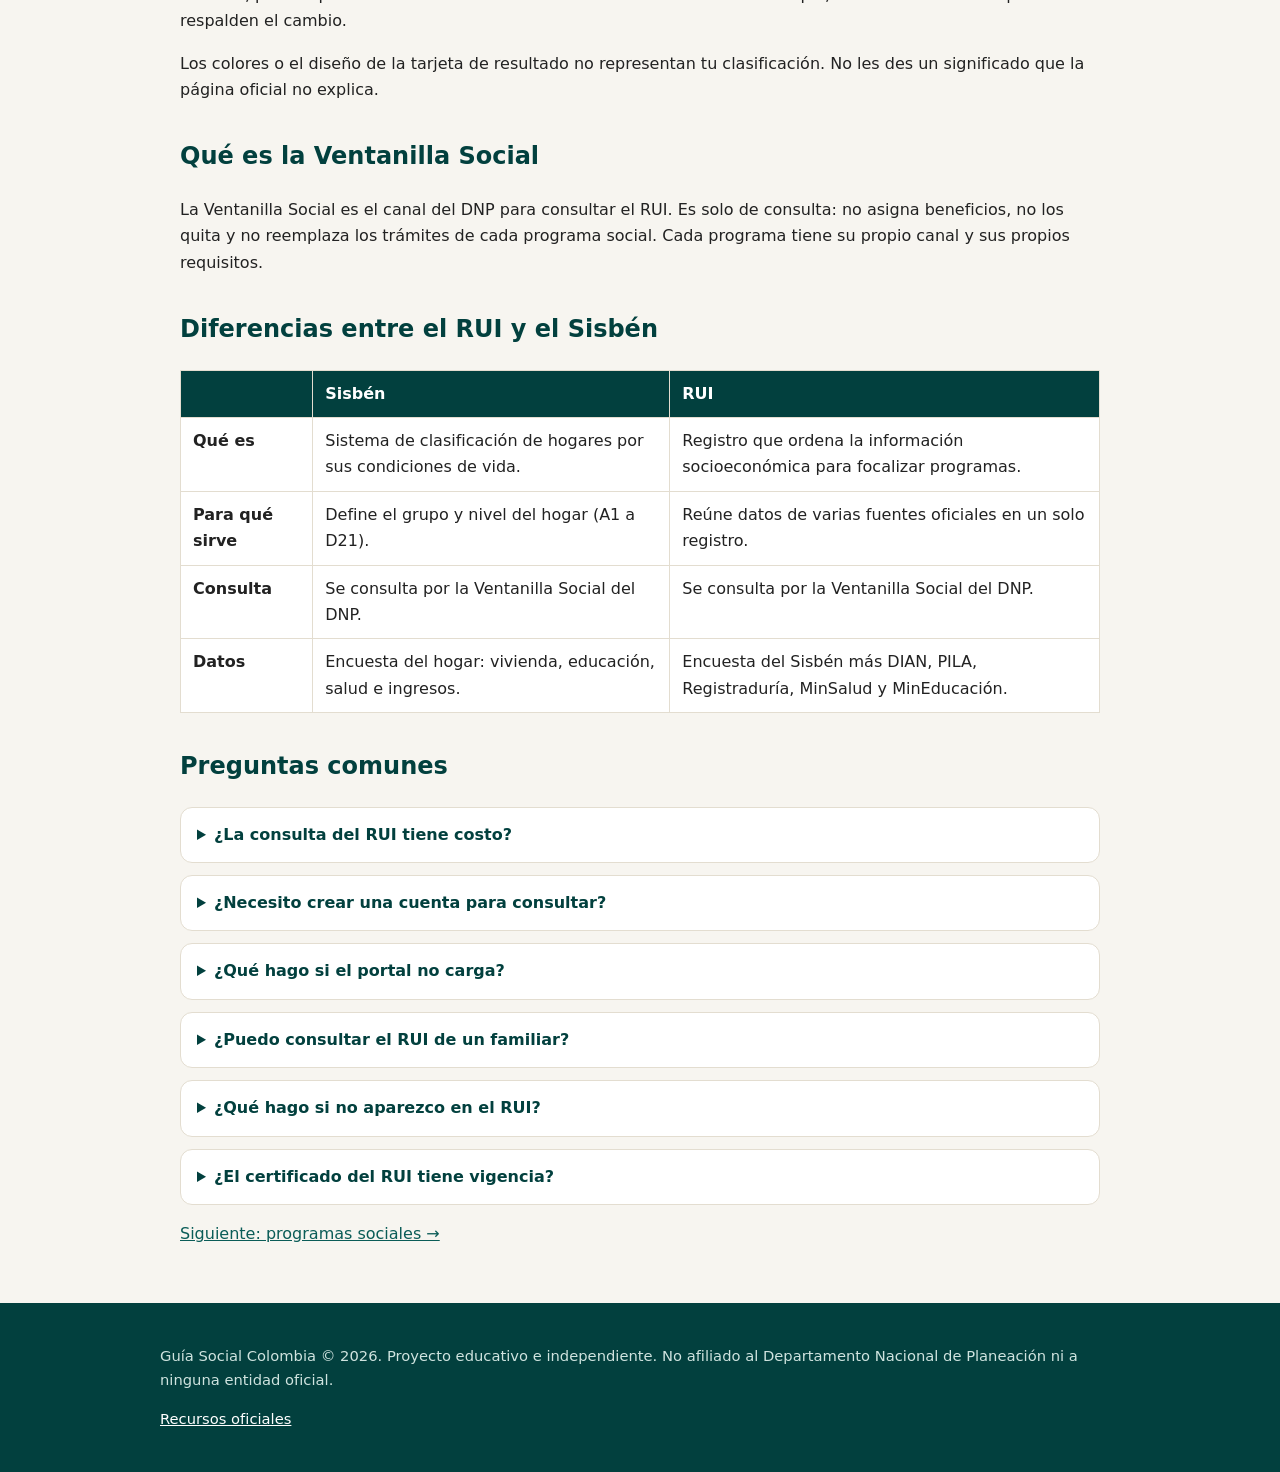
<file: pages/rui.html>
<!DOCTYPE html>
<html lang="es">
<head>
<meta charset="UTF-8">
<meta name="viewport" content="width=device-width, initial-scale=1.0">
<title>Guía del RUI: qué es, cómo consultar y descargar el certificado</title>
<meta name="description" content="Qué es el Registro Universal de Ingresos, cómo consultar tu clasificación por cédula, cómo descargar el certificado en PDF y qué cambió con la prórroga hasta diciembre de 2027.">
<link rel="stylesheet" href="../style.css">
</head>
<body>
<header class="site">
  <div class="topbar">
    <img src="../images/logo.svg" alt="Logo Guía Social Colombia">
    <div>
      <div class="name">Guía Social Colombia</div>
      <div class="tag">Guía educativa sobre información social, Sisbén, RUI y servicios públicos en Colombia</div>
    </div>
  </div>
  <nav class="main">
    <a href="../index.html">Inicio</a>
    <a href="sisben.html">Sisbén</a>
    <a href="rui.html">RUI</a>
    <a href="programas-sociales.html">Programas sociales</a>
    <a href="preguntas-frecuentes.html">Preguntas frecuentes</a>
    <a href="recursos-oficiales.html">Recursos oficiales</a>
  </nav>
</header>

<main>
  <h1>Guía del RUI</h1>
  <p>El RUI es el Registro Universal de Ingresos. Es el registro que ordena la información socioeconómica de los hogares para que las entidades del Estado identifiquen a quiénes van dirigidos los programas sociales. En palabras simples: el Sisbén clasifica a los hogares, y el RUI reúne esa clasificación con información de otras fuentes oficiales en un solo registro.</p>
  <p>El RUI no es un programa social y no entrega dinero. Es una herramienta de información. Los programas sociales usan el RUI para focalizar sus apoyos, es decir, para decidir a quiénes van dirigidos según su situación.</p>

  <h2>¿El RUI reemplaza al Sisbén?</h2>
  <p>No de forma simple. El Sisbén sigue siendo el instrumento de clasificación de los hogares, y el RUI es el registro que reúne y ordena esa información junto con datos de otras fuentes oficiales, como DIAN, PILA, Registraduría, Ministerio de Salud y Ministerio de Educación. La transición para completar el cambio se amplió hasta el <strong>31 de diciembre de 2027</strong> por el Decreto 1621 del 28 de octubre de 2026, según informó el DNP.</p>

  <div class="note">
    <p><strong>Qué no cambió con la prórroga:</strong> el Sisbén no desaparece, la consulta sigue siendo gratuita y la Ventanilla Social sirve solo para consultar. No asigna ni quita beneficios.</p>
  </div>

  <h2>Cómo consultar el RUI paso a paso</h2>
  <ol class="steps">
    <li>Entra a la Ventanilla Social del DNP: <a href="https://ventanillasocial.dnp.gov.co/" target="_blank" rel="noopener">ventanillasocial.dnp.gov.co</a>.</li>
    <li>Elige la opción <strong>Consulta RUI</strong>.</li>
    <li>Escribe tu tipo de documento y tu número de documento.</li>
    <li>Completa el captcha y envía la consulta.</li>
    <li>Revisa el resultado en pantalla. Para guardar el certificado, usa el botón <strong>Imprimir reporte</strong> y guárdalo como PDF.</li>
  </ol>
  <p>La consulta no necesita registro ni inicio de sesión. Si una página te pide crear una cuenta para consultar el puntaje, no es la consulta oficial.</p>

  <h2>Qué contiene el certificado del RUI</h2>
  <p>El reporte que descargas muestra tu clasificación y la información registrada de tu hogar: tu grupo y tu nivel, los datos de identificación y la fecha de la consulta. Guárdalo en PDF y úsalo solo cuando una entidad oficial te lo pida. No lo compartas por redes sociales ni por mensajes con desconocidos.</p>
  <p>Si algún dato del reporte no coincide con tu realidad, puedes pedir una actualización en la oficina del Sisbén de tu municipio, con los documentos que respalden el cambio. La clasificación se publica como máximo seis días hábiles después de que la información se recibe y se valida.</p>

  <h2>La prórroga hasta diciembre de 2027</h2>
  <p>El plazo para terminar la transición al RUI era el 31 de octubre de 2026. El Gobierno lo amplió hasta el <strong>31 de diciembre de 2027</strong> con el Decreto 1621 del 28 de octubre de 2026, según informó el Departamento Nacional de Planeación en su comunicado del 30 de octubre de 2026.</p>
  <p>Con la prórroga, el Sisbén no desaparece y la Ventanilla Social queda formalizada solo para consultar. La clasificación se publica como máximo seis días hábiles después de que la información se recibe y se valida.</p>

  <h2>Cronología de la transición</h2>
  <ul>
    <li><strong>Decreto 662 de 2026:</strong> fijó el plazo original para terminar la transición al RUI el 31 de octubre de 2026.</li>
    <li><strong>28 de octubre de 2026:</strong> se expide el Decreto 1621, que amplía la transición hasta el 31 de diciembre de 2027.</li>
    <li><strong>30 de octubre de 2026:</strong> el DNP publica el comunicado oficial confirmando la ampliación y aclarando que el Sisbén no desaparece.</li>
    <li><strong>31 de diciembre de 2027:</strong> nueva fecha límite para terminar la transición de la oferta social al RUI.</li>
  </ul>

  <h2>De dónde sale la información del RUI</h2>
  <p>El registro reúne información de varias fuentes oficiales, entre ellas la DIAN, la PILA, la Registraduría, el Ministerio de Salud y el Ministerio de Educación, además de la encuesta del Sisbén. Por eso es importante que tus datos estén actualizados en cada entidad.</p>
  <p>Si cambiaste de trabajo, de domicilio o de EPS, actualiza tus datos en la entidad que corresponda y también en la oficina del Sisbén de tu municipio. Si la información de las fuentes no coincide, tu clasificación puede quedar desactualizada.</p>

  <h2>Quiénes usan el RUI</h2>
  <p>El RUI lo usan las entidades del Estado para focalizar los programas sociales. Prosperidad Social lo usa para Renta Ciudadana, Colombia Mayor, Renta Joven y Devolución del IVA. Otras entidades lo usan para ordenar el acceso a servicios y apoyos según la situación de cada hogar. Ninguna de estas entidades te pedirá tu documento por redes sociales ni por mensajes: la consulta se hace solo en las páginas oficiales.</p>

  <h2>Qué hacer si un dato está mal</h2>
  <ol class="steps">
    <li>Revisa primero qué dato no coincide: domicilio, integrantes del hogar, ingresos o afiliación a salud.</li>
    <li>Ve a la oficina del Sisbén de tu municipio con los documentos que respalden el cambio.</li>
    <li>Pide la actualización o una nueva encuesta y guarda el comprobante de la solicitud.</li>
    <li>Vuelve a consultar después de seis días hábiles, que es el plazo máximo de publicación tras la validación.</li>
  </ol>

  <div class="note">
    <p><strong>Guía relacionada:</strong> en <a href="https://consultarui.com.co/" target="_blank" rel="noopener">consultarui.com.co</a> encuentras una guía informativa independiente con los pasos para consultar el RUI por cédula y descargar el certificado en PDF.</p>
  </div>

  <h2>Errores comunes al consultar</h2>
  <ul>
    <li><strong>Tipo de documento equivocado:</strong> revisa que elegiste el tipo correcto, cédula de ciudadanía, tarjeta de identidad o cédula de extranjería, según tu caso.</li>
    <li><strong>Número con un dígito mal:</strong> escribe el número sin puntos ni espacios y verifica cada dígito antes de enviar.</li>
    <li><strong>Captcha vencido:</strong> si tardas mucho en completar el captcha, vuelve a cargarlo e inténtalo de nuevo.</li>
    <li><strong>El portal no carga:</strong> espera e inténtalo más tarde. Los portales oficiales a veces presentan fallas. No entregues tu documento en páginas que no sean las oficiales.</li>
    <li><strong>Páginas que cobran o piden registro:</strong> la consulta oficial es gratuita y no pide registro. Si una página te cobra o te pide crear una cuenta para consultar el puntaje, no es la oficial.</li>
  </ul>

  <h2>Qué muestra el resultado</h2>
  <p>El resultado muestra tu clasificación y la información registrada de tu hogar. Si algún dato no coincide con tu realidad, puedes pedir una actualización en la oficina del Sisbén de tu municipio, con los documentos que respalden el cambio.</p>
  <p>Los colores o el diseño de la tarjeta de resultado no representan tu clasificación. No les des un significado que la página oficial no explica.</p>

  <h2>Qué es la Ventanilla Social</h2>
  <p>La Ventanilla Social es el canal del DNP para consultar el RUI. Es solo de consulta: no asigna beneficios, no los quita y no reemplaza los trámites de cada programa social. Cada programa tiene su propio canal y sus propios requisitos.</p>

  <h2>Diferencias entre el RUI y el Sisbén</h2>
  <table>
    <tr><th></th><th>Sisbén</th><th>RUI</th></tr>
    <tr><td><strong>Qué es</strong></td><td>Sistema de clasificación de hogares por sus condiciones de vida.</td><td>Registro que ordena la información socioeconómica para focalizar programas.</td></tr>
    <tr><td><strong>Para qué sirve</strong></td><td>Define el grupo y nivel del hogar (A1 a D21).</td><td>Reúne datos de varias fuentes oficiales en un solo registro.</td></tr>
    <tr><td><strong>Consulta</strong></td><td>Se consulta por la Ventanilla Social del DNP.</td><td>Se consulta por la Ventanilla Social del DNP.</td></tr>
    <tr><td><strong>Datos</strong></td><td>Encuesta del hogar: vivienda, educación, salud e ingresos.</td><td>Encuesta del Sisbén más DIAN, PILA, Registraduría, MinSalud y MinEducación.</td></tr>
  </table>

  <h2>Preguntas comunes</h2>
  <details>
    <summary>¿La consulta del RUI tiene costo?</summary>
    <p>No, es gratuita.</p>
  </details>
  <details>
    <summary>¿Necesito crear una cuenta para consultar?</summary>
    <p>No. La consulta del puntaje no pide registro. El registro con correo y contraseña es para el Portal Ciudadano, que es otra cosa.</p>
  </details>
  <details>
    <summary>¿Qué hago si el portal no carga?</summary>
    <p>Espera e inténtalo de nuevo más tarde. Los portales oficiales a veces presentan fallas. No entregues tu documento en páginas que no sean las oficiales.</p>
  </details>
  <details>
    <summary>¿Puedo consultar el RUI de un familiar?</summary>
    <p>La consulta pide el número de documento. Consulta solo tu información o la de tu hogar, y no compartas documentos con desconocidos.</p>
  </details>
  <details>
    <summary>¿Qué hago si no aparezco en el RUI?</summary>
    <p>Si no apareces, es posible que tu hogar no tenga encuesta del Sisbén o que tus datos no estén actualizados. Pide la encuesta o la actualización en la oficina del Sisbén de tu municipio, con tus documentos.</p>
  </details>
  <details>
    <summary>¿El certificado del RUI tiene vigencia?</summary>
    <p>El certificado muestra tu clasificación en la fecha de la consulta. Como la información se actualiza, lo mejor es consultar de nuevo cuando una entidad te pida un certificado reciente.</p>
  </details>

  <p><a href="programas-sociales.html">Siguiente: programas sociales &rarr;</a></p>
</main>

<footer class="site">
  <div class="inner">
    <p>Guía Social Colombia &copy; <span id="year">2026</span>. Proyecto educativo e independiente. No afiliado al Departamento Nacional de Planeación ni a ninguna entidad oficial.</p>
    <p><a href="recursos-oficiales.html">Recursos oficiales</a></p>
  </div>
</footer>
<script src="../script.js"></script>
</body>
</html>
</file>
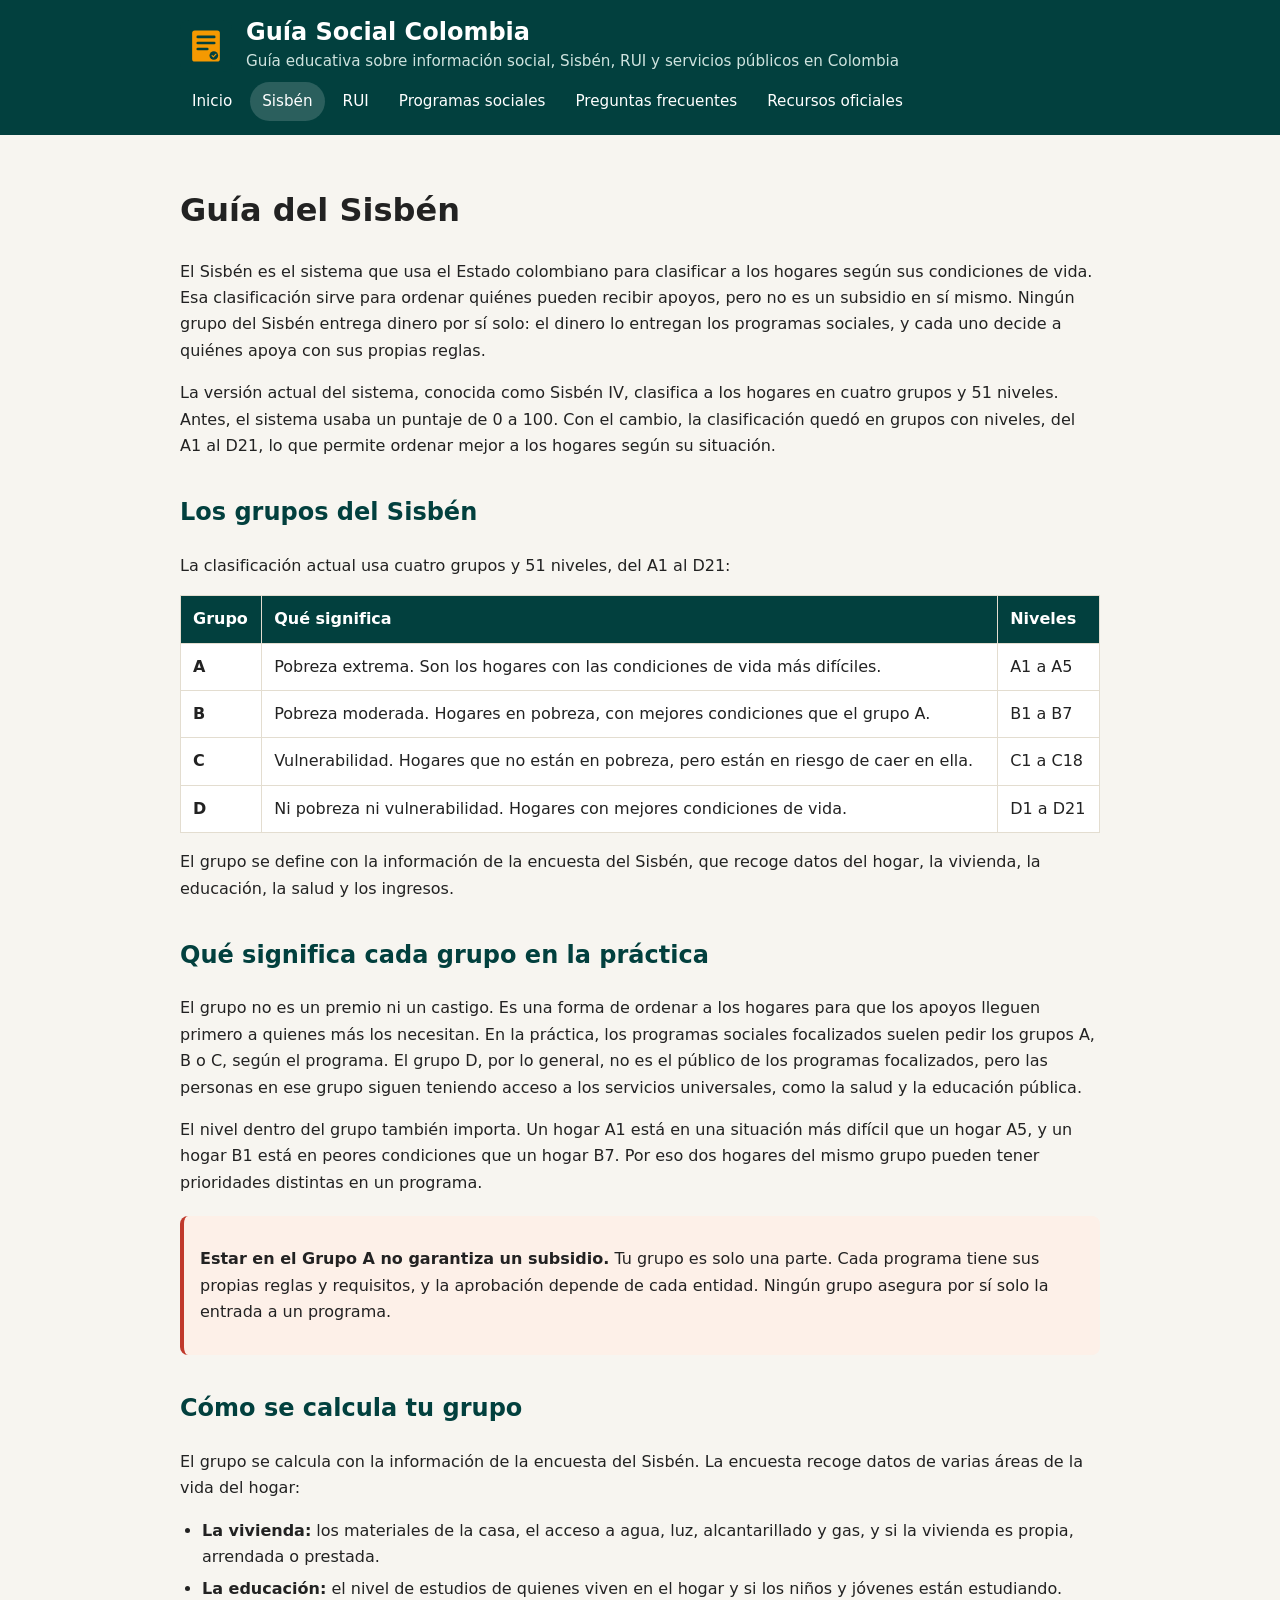
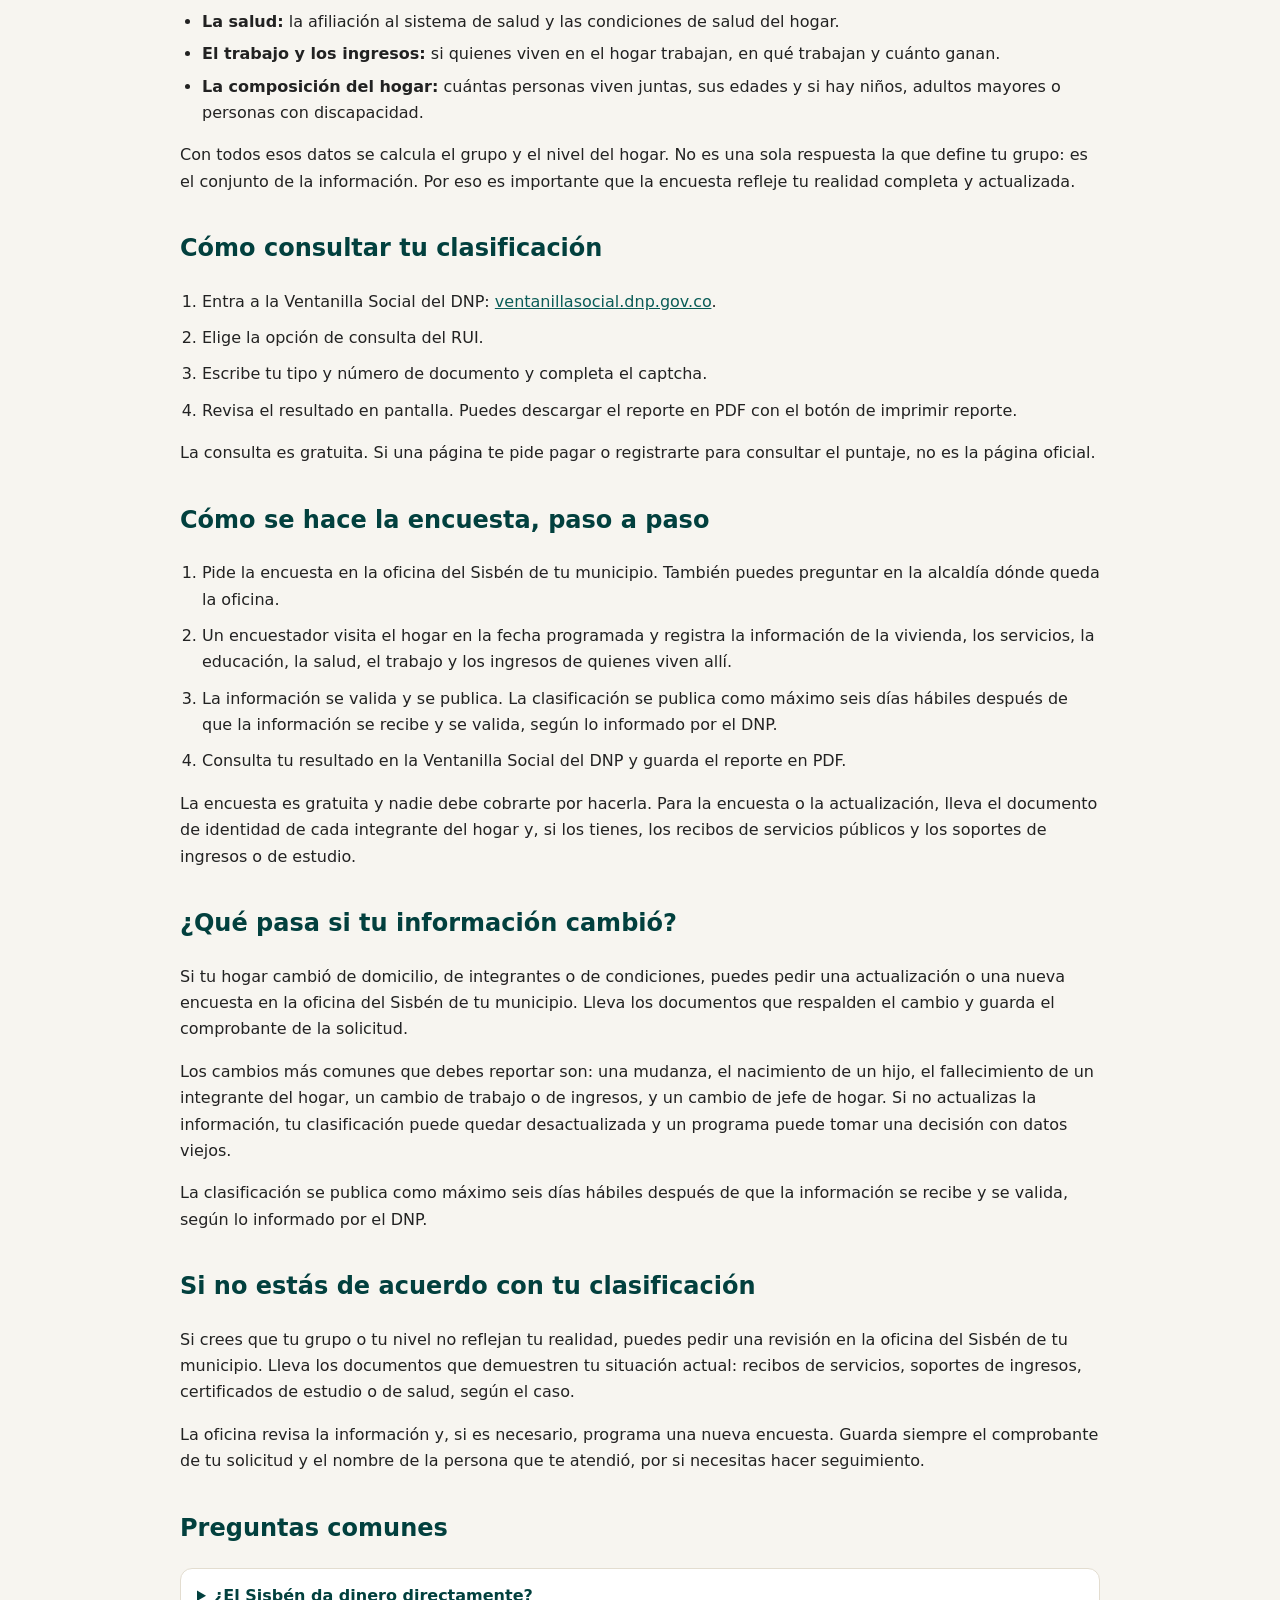
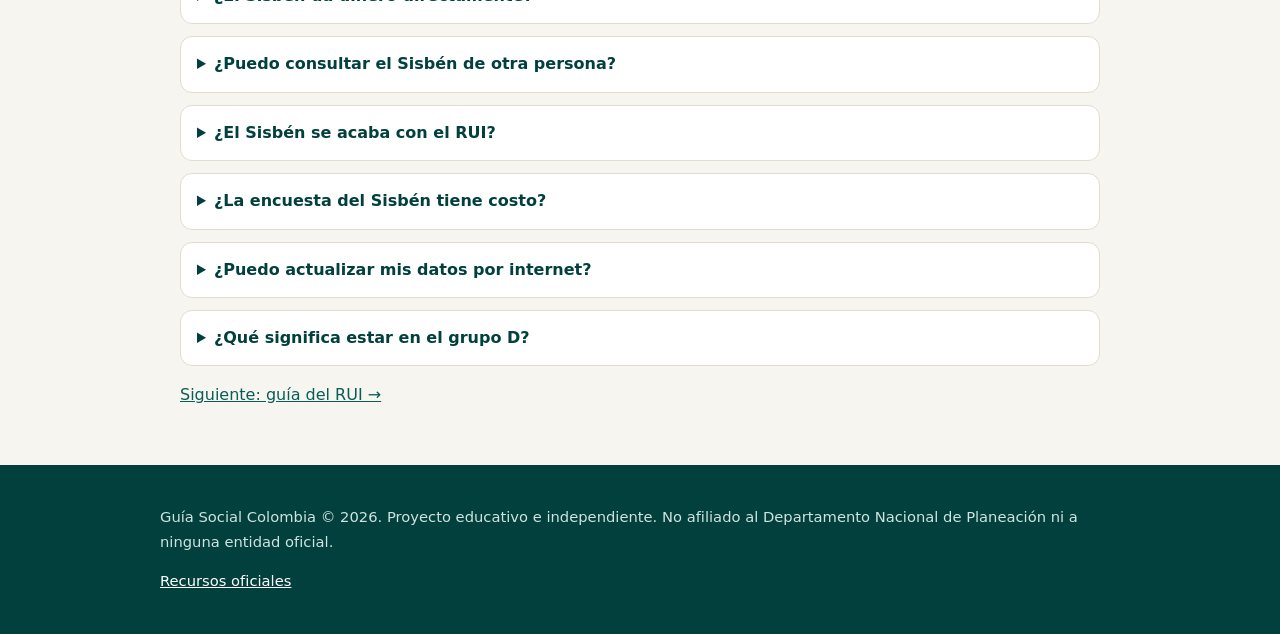
<file: pages/sisben.html>
<!DOCTYPE html>
<html lang="es">
<head>
<meta charset="UTF-8">
<meta name="viewport" content="width=device-width, initial-scale=1.0">
<title>Guía del Sisbén: grupos, clasificación y consulta</title>
<meta name="description" content="Qué es el Sisbén, qué significan los grupos A, B, C y D, cómo se calcula tu clasificación, cómo pedir la encuesta y qué hacer si tus datos cambiaron.">
<link rel="stylesheet" href="../style.css">
</head>
<body>
<header class="site">
  <div class="topbar">
    <img src="../images/logo.svg" alt="Logo Guía Social Colombia">
    <div>
      <div class="name">Guía Social Colombia</div>
      <div class="tag">Guía educativa sobre información social, Sisbén, RUI y servicios públicos en Colombia</div>
    </div>
  </div>
  <nav class="main">
    <a href="../index.html">Inicio</a>
    <a href="sisben.html">Sisbén</a>
    <a href="rui.html">RUI</a>
    <a href="programas-sociales.html">Programas sociales</a>
    <a href="preguntas-frecuentes.html">Preguntas frecuentes</a>
    <a href="recursos-oficiales.html">Recursos oficiales</a>
  </nav>
</header>

<main>
  <h1>Guía del Sisbén</h1>
  <p>El Sisbén es el sistema que usa el Estado colombiano para clasificar a los hogares según sus condiciones de vida. Esa clasificación sirve para ordenar quiénes pueden recibir apoyos, pero no es un subsidio en sí mismo. Ningún grupo del Sisbén entrega dinero por sí solo: el dinero lo entregan los programas sociales, y cada uno decide a quiénes apoya con sus propias reglas.</p>
  <p>La versión actual del sistema, conocida como Sisbén IV, clasifica a los hogares en cuatro grupos y 51 niveles. Antes, el sistema usaba un puntaje de 0 a 100. Con el cambio, la clasificación quedó en grupos con niveles, del A1 al D21, lo que permite ordenar mejor a los hogares según su situación.</p>

  <h2>Los grupos del Sisbén</h2>
  <p>La clasificación actual usa cuatro grupos y 51 niveles, del A1 al D21:</p>
  <table>
    <tr><th>Grupo</th><th>Qué significa</th><th>Niveles</th></tr>
    <tr><td><strong>A</strong></td><td>Pobreza extrema. Son los hogares con las condiciones de vida más difíciles.</td><td>A1 a A5</td></tr>
    <tr><td><strong>B</strong></td><td>Pobreza moderada. Hogares en pobreza, con mejores condiciones que el grupo A.</td><td>B1 a B7</td></tr>
    <tr><td><strong>C</strong></td><td>Vulnerabilidad. Hogares que no están en pobreza, pero están en riesgo de caer en ella.</td><td>C1 a C18</td></tr>
    <tr><td><strong>D</strong></td><td>Ni pobreza ni vulnerabilidad. Hogares con mejores condiciones de vida.</td><td>D1 a D21</td></tr>
  </table>
  <p>El grupo se define con la información de la encuesta del Sisbén, que recoge datos del hogar, la vivienda, la educación, la salud y los ingresos.</p>

  <h2>Qué significa cada grupo en la práctica</h2>
  <p>El grupo no es un premio ni un castigo. Es una forma de ordenar a los hogares para que los apoyos lleguen primero a quienes más los necesitan. En la práctica, los programas sociales focalizados suelen pedir los grupos A, B o C, según el programa. El grupo D, por lo general, no es el público de los programas focalizados, pero las personas en ese grupo siguen teniendo acceso a los servicios universales, como la salud y la educación pública.</p>
  <p>El nivel dentro del grupo también importa. Un hogar A1 está en una situación más difícil que un hogar A5, y un hogar B1 está en peores condiciones que un hogar B7. Por eso dos hogares del mismo grupo pueden tener prioridades distintas en un programa.</p>

  <div class="warn">
    <p><strong>Estar en el Grupo A no garantiza un subsidio.</strong> Tu grupo es solo una parte. Cada programa tiene sus propias reglas y requisitos, y la aprobación depende de cada entidad. Ningún grupo asegura por sí solo la entrada a un programa.</p>
  </div>

  <h2>Cómo se calcula tu grupo</h2>
  <p>El grupo se calcula con la información de la encuesta del Sisbén. La encuesta recoge datos de varias áreas de la vida del hogar:</p>
  <ul>
    <li><strong>La vivienda:</strong> los materiales de la casa, el acceso a agua, luz, alcantarillado y gas, y si la vivienda es propia, arrendada o prestada.</li>
    <li><strong>La educación:</strong> el nivel de estudios de quienes viven en el hogar y si los niños y jóvenes están estudiando.</li>
    <li><strong>La salud:</strong> la afiliación al sistema de salud y las condiciones de salud del hogar.</li>
    <li><strong>El trabajo y los ingresos:</strong> si quienes viven en el hogar trabajan, en qué trabajan y cuánto ganan.</li>
    <li><strong>La composición del hogar:</strong> cuántas personas viven juntas, sus edades y si hay niños, adultos mayores o personas con discapacidad.</li>
  </ul>
  <p>Con todos esos datos se calcula el grupo y el nivel del hogar. No es una sola respuesta la que define tu grupo: es el conjunto de la información. Por eso es importante que la encuesta refleje tu realidad completa y actualizada.</p>

  <h2>Cómo consultar tu clasificación</h2>
  <ol class="steps">
    <li>Entra a la Ventanilla Social del DNP: <a href="https://ventanillasocial.dnp.gov.co/" target="_blank" rel="noopener">ventanillasocial.dnp.gov.co</a>.</li>
    <li>Elige la opción de consulta del RUI.</li>
    <li>Escribe tu tipo y número de documento y completa el captcha.</li>
    <li>Revisa el resultado en pantalla. Puedes descargar el reporte en PDF con el botón de imprimir reporte.</li>
  </ol>
  <p>La consulta es gratuita. Si una página te pide pagar o registrarte para consultar el puntaje, no es la página oficial.</p>

  <h2>Cómo se hace la encuesta, paso a paso</h2>
  <ol class="steps">
    <li>Pide la encuesta en la oficina del Sisbén de tu municipio. También puedes preguntar en la alcaldía dónde queda la oficina.</li>
    <li>Un encuestador visita el hogar en la fecha programada y registra la información de la vivienda, los servicios, la educación, la salud, el trabajo y los ingresos de quienes viven allí.</li>
    <li>La información se valida y se publica. La clasificación se publica como máximo seis días hábiles después de que la información se recibe y se valida, según lo informado por el DNP.</li>
    <li>Consulta tu resultado en la Ventanilla Social del DNP y guarda el reporte en PDF.</li>
  </ol>
  <p>La encuesta es gratuita y nadie debe cobrarte por hacerla. Para la encuesta o la actualización, lleva el documento de identidad de cada integrante del hogar y, si los tienes, los recibos de servicios públicos y los soportes de ingresos o de estudio.</p>

  <h2>¿Qué pasa si tu información cambió?</h2>
  <p>Si tu hogar cambió de domicilio, de integrantes o de condiciones, puedes pedir una actualización o una nueva encuesta en la oficina del Sisbén de tu municipio. Lleva los documentos que respalden el cambio y guarda el comprobante de la solicitud.</p>
  <p>Los cambios más comunes que debes reportar son: una mudanza, el nacimiento de un hijo, el fallecimiento de un integrante del hogar, un cambio de trabajo o de ingresos, y un cambio de jefe de hogar. Si no actualizas la información, tu clasificación puede quedar desactualizada y un programa puede tomar una decisión con datos viejos.</p>
  <p>La clasificación se publica como máximo seis días hábiles después de que la información se recibe y se valida, según lo informado por el DNP.</p>

  <h2>Si no estás de acuerdo con tu clasificación</h2>
  <p>Si crees que tu grupo o tu nivel no reflejan tu realidad, puedes pedir una revisión en la oficina del Sisbén de tu municipio. Lleva los documentos que demuestren tu situación actual: recibos de servicios, soportes de ingresos, certificados de estudio o de salud, según el caso.</p>
  <p>La oficina revisa la información y, si es necesario, programa una nueva encuesta. Guarda siempre el comprobante de tu solicitud y el nombre de la persona que te atendió, por si necesitas hacer seguimiento.</p>

  <h2>Preguntas comunes</h2>
  <details>
    <summary>¿El Sisbén da dinero directamente?</summary>
    <p>No. El Sisbén clasifica. Los apoyos los entregan los programas sociales, cada uno con sus reglas. Ver la página de <a href="programas-sociales.html">programas sociales</a>.</p>
  </details>
  <details>
    <summary>¿Puedo consultar el Sisbén de otra persona?</summary>
    <p>La consulta pide el número de documento. Consulta solo tu información o la de tu hogar, y no compartas documentos con desconocidos.</p>
  </details>
  <details>
    <summary>¿El Sisbén se acaba con el RUI?</summary>
    <p>No. El RUI es el registro que ordena la información, y la transición al RUI se amplió hasta el 31 de diciembre de 2027. El Sisbén como instrumento de clasificación sigue vigente. Más detalles en la <a href="rui.html">guía del RUI</a>.</p>
  </details>
  <details>
    <summary>¿La encuesta del Sisbén tiene costo?</summary>
    <p>No. La encuesta es gratuita y nadie debe cobrarte por hacerla. Si alguien te pide dinero por la encuesta, por la actualización o por agilizar el resultado, es fraude.</p>
  </details>
  <details>
    <summary>¿Puedo actualizar mis datos por internet?</summary>
    <p>La consulta se hace en línea por la Ventanilla Social, pero la actualización de datos y la nueva encuesta se piden en la oficina del Sisbén de tu municipio. Lleva los documentos que respalden el cambio.</p>
  </details>
  <details>
    <summary>¿Qué significa estar en el grupo D?</summary>
    <p>Significa que tu hogar está clasificado como ni en pobreza ni en vulnerabilidad. Por lo general, los programas focalizados no van dirigidos a este grupo, pero sigues teniendo acceso a los servicios universales, como la salud y la educación pública.</p>
  </details>

  <p><a href="rui.html">Siguiente: guía del RUI &rarr;</a></p>
</main>

<footer class="site">
  <div class="inner">
    <p>Guía Social Colombia &copy; <span id="year">2026</span>. Proyecto educativo e independiente. No afiliado al Departamento Nacional de Planeación ni a ninguna entidad oficial.</p>
    <p><a href="recursos-oficiales.html">Recursos oficiales</a></p>
  </div>
</footer>
<script src="../script.js"></script>
</body>
</html>
</file>
<file: style.css>
:root {
  --teal: #02403e;
  --teal-light: #0a5c57;
  --yellow: #f59901;
  --yellow-soft: #fdf3dd;
  --bg: #f7f5f0;
  --card: #ffffff;
  --text: #222222;
  --muted: #5c665f;
  --line: #e3ddd0;
  --radius: 12px;
}

* { box-sizing: border-box; }

body {
  margin: 0;
  font-family: system-ui, -apple-system, "Segoe UI", Roboto, Arial, sans-serif;
  background: var(--bg);
  color: var(--text);
  line-height: 1.65;
}

a { color: var(--teal-light); }

header.site {
  background: var(--teal);
  color: #fff;
  padding: 0;
}

.topbar {
  max-width: 960px;
  margin: 0 auto;
  padding: 18px 20px 8px;
  display: flex;
  align-items: center;
  gap: 14px;
}

.topbar img { width: 52px; height: 52px; }

.topbar .name { font-size: 1.5rem; font-weight: 800; line-height: 1.2; }
.topbar .tag { font-size: 0.95rem; color: #cfe3df; margin-top: 2px; }

nav.main {
  max-width: 960px;
  margin: 0 auto;
  padding: 0 20px 14px;
  display: flex;
  flex-wrap: wrap;
  gap: 6px;
}

nav.main a {
  color: #fff;
  text-decoration: none;
  padding: 7px 12px;
  border-radius: 999px;
  font-size: 0.95rem;
}

nav.main a:hover, nav.main a.active { background: rgba(255, 255, 255, 0.16); }

.hero {
  background: var(--yellow);
  color: #1d1d1d;
}

.hero-inner {
  max-width: 960px;
  margin: 0 auto;
  padding: 34px 20px;
}

.hero h1 { margin: 0 0 8px; font-size: 2rem; line-height: 1.25; }
.hero p { margin: 0; font-size: 1.08rem; max-width: 640px; }

main { max-width: 960px; margin: 0 auto; padding: 28px 20px 40px; }

h2 { color: var(--teal); margin-top: 34px; }
h3 { color: var(--teal); margin-top: 26px; }

.cards {
  display: grid;
  grid-template-columns: repeat(auto-fit, minmax(240px, 1fr));
  gap: 16px;
  margin-top: 20px;
}

.card {
  background: var(--card);
  border: 1px solid var(--line);
  border-radius: var(--radius);
  padding: 20px;
}

.card h3 { margin-top: 0; }
.card p { margin-bottom: 12px; color: var(--muted); }
.card a { font-weight: 700; text-decoration: none; }

.note {
  background: var(--yellow-soft);
  border-left: 4px solid var(--yellow);
  border-radius: 8px;
  padding: 14px 16px;
  margin: 20px 0;
}

.warn {
  background: #fdf0e8;
  border-left: 4px solid #c0392b;
  border-radius: 8px;
  padding: 14px 16px;
  margin: 20px 0;
}

table {
  width: 100%;
  border-collapse: collapse;
  margin: 16px 0;
  background: var(--card);
}

th, td {
  border: 1px solid var(--line);
  padding: 10px 12px;
  text-align: left;
  vertical-align: top;
}

th { background: var(--teal); color: #fff; }

ul, ol { padding-left: 22px; }
li { margin-bottom: 6px; }

details {
  background: var(--card);
  border: 1px solid var(--line);
  border-radius: var(--radius);
  padding: 14px 16px;
  margin-bottom: 12px;
}

details summary {
  font-weight: 700;
  color: var(--teal);
  cursor: pointer;
}

footer.site {
  background: var(--teal);
  color: #cfe3df;
  padding: 26px 20px;
  font-size: 0.92rem;
}

footer.site .inner { max-width: 960px; margin: 0 auto; }
footer.site a { color: #fff; }

.steps li { margin-bottom: 10px; }

@media (max-width: 600px) {
  .hero h1 { font-size: 1.55rem; }
  .topbar .name { font-size: 1.25rem; }
}
</file>
